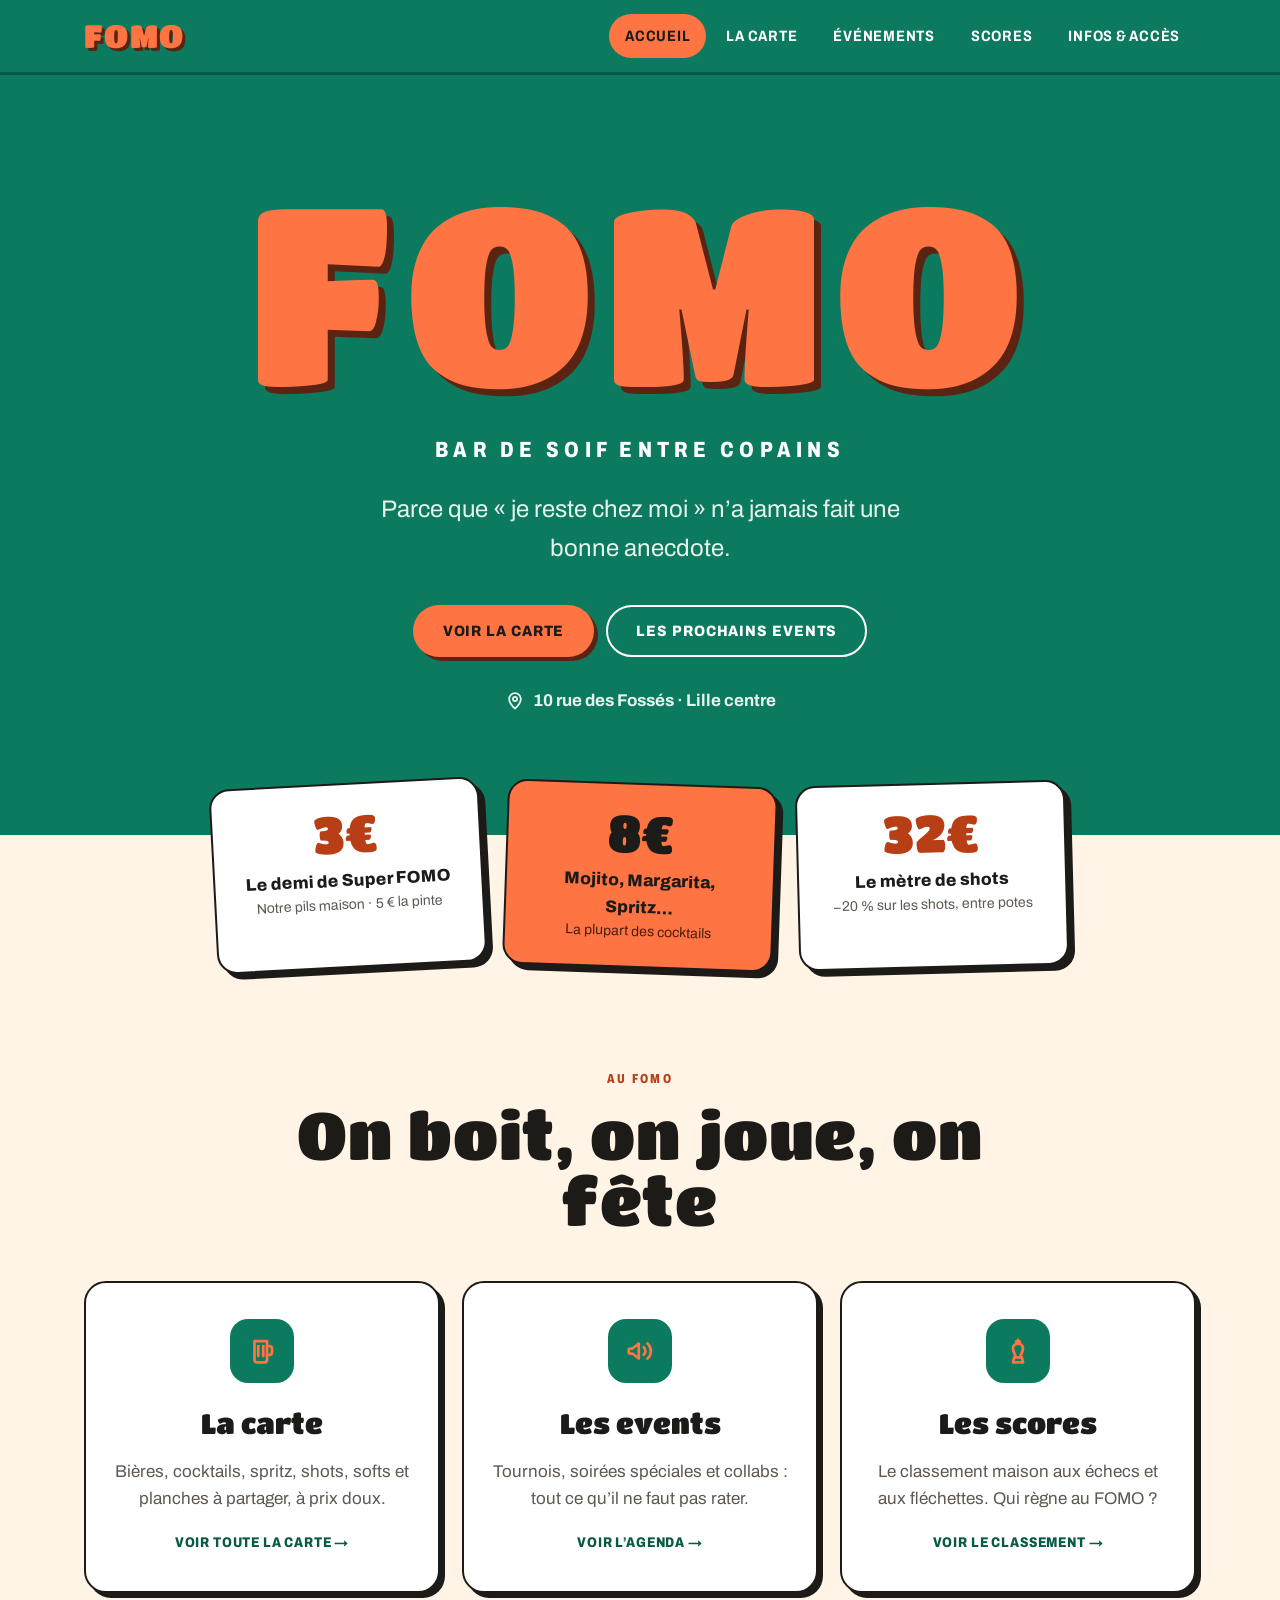
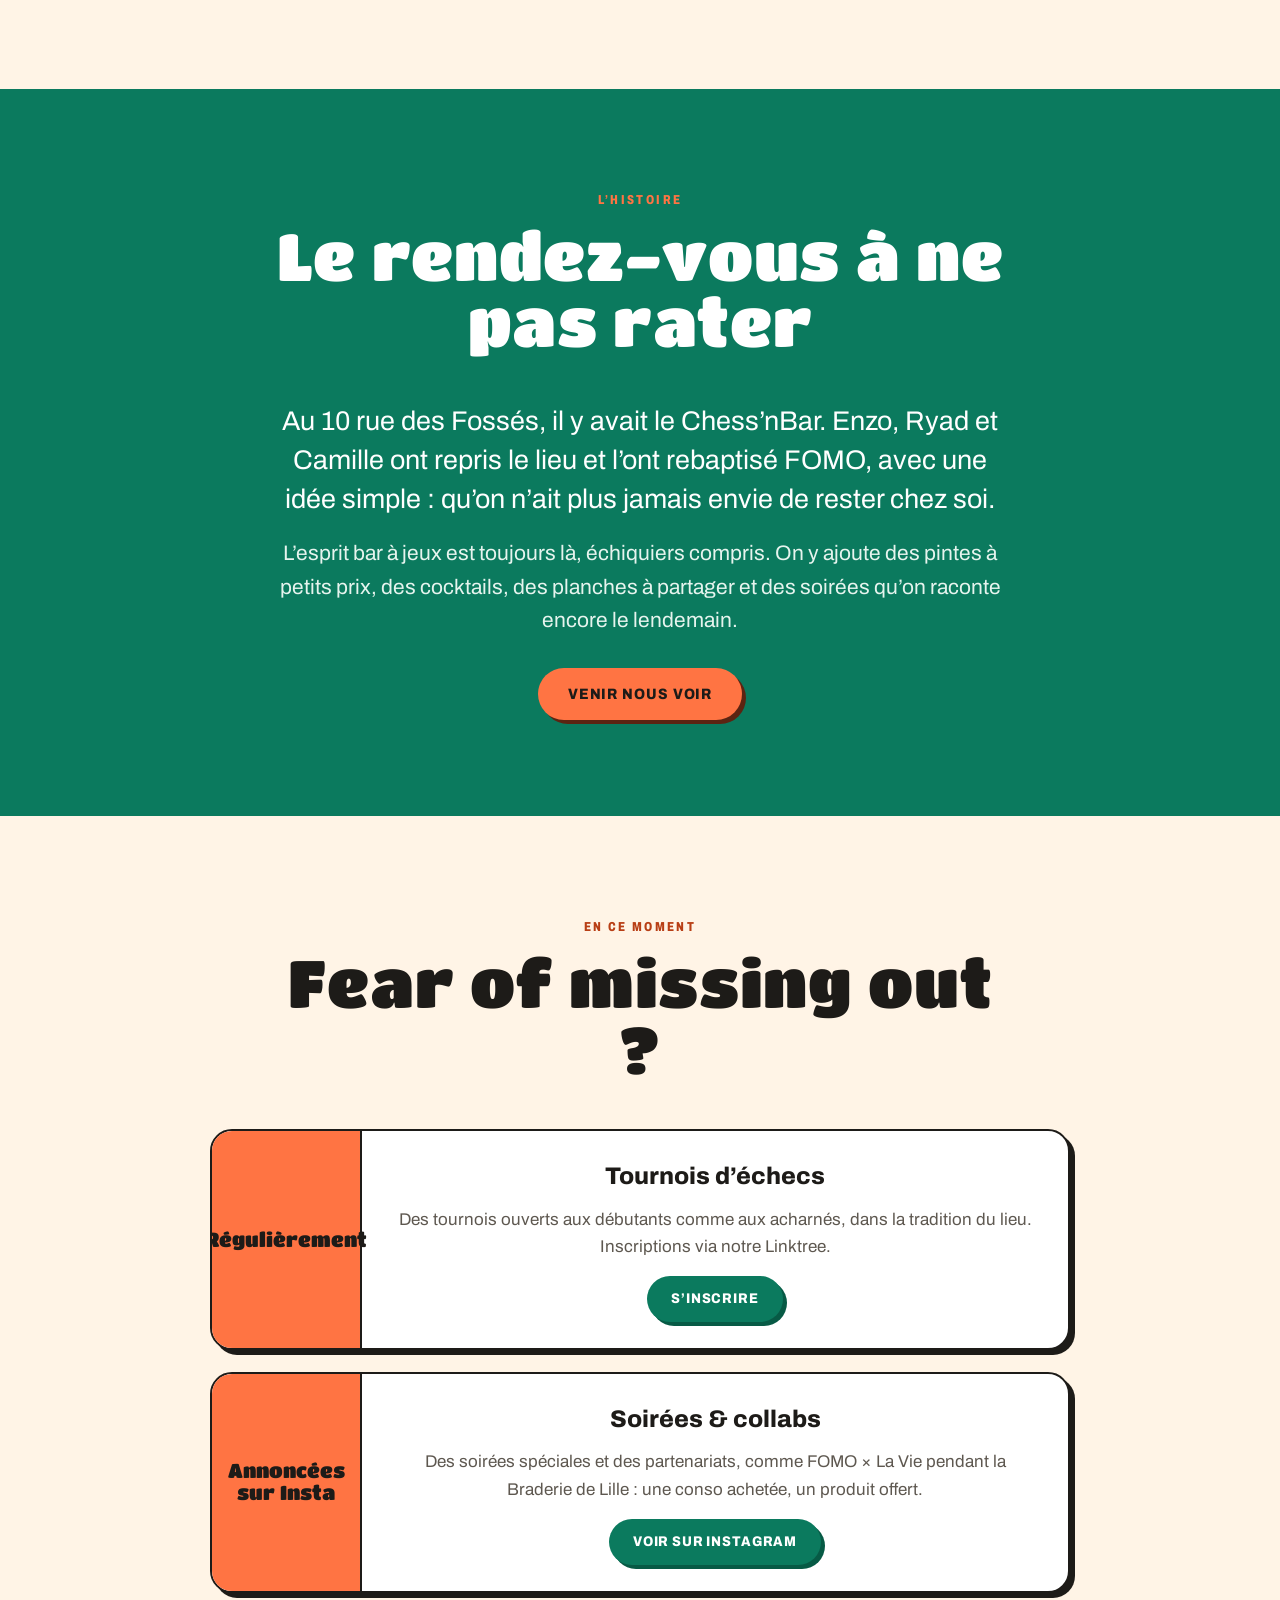
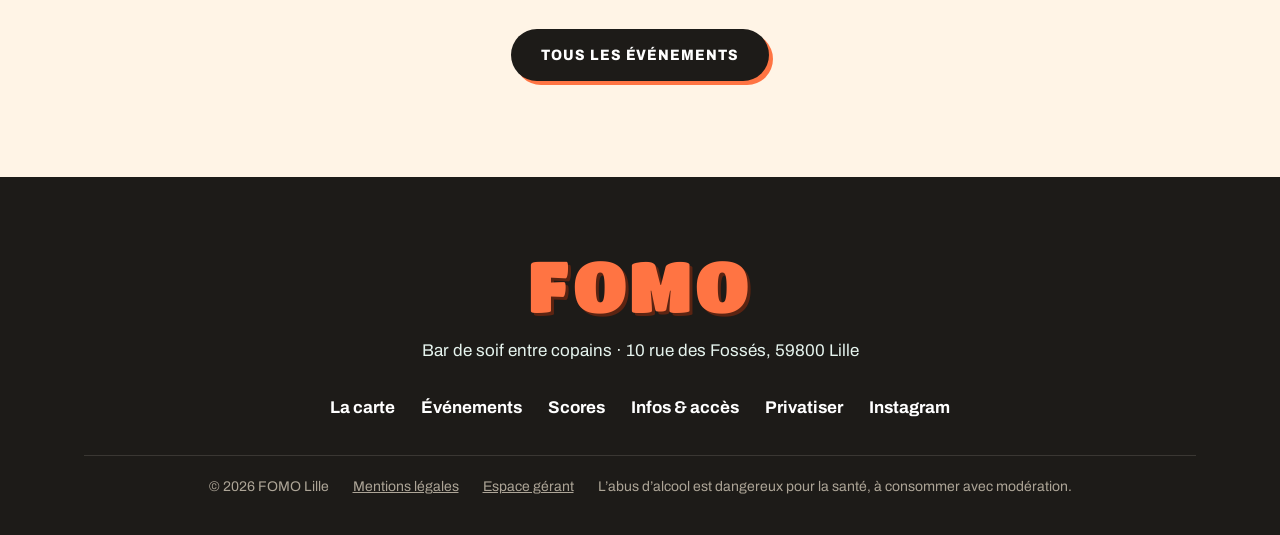
<file: index.html>
<!DOCTYPE html>
<html lang="fr">
<head>
<meta charset="utf-8">
<meta name="viewport" content="width=device-width, initial-scale=1">
<title>FOMO — Bar de soif entre copains · Lille</title>
<meta name="description" content="FOMO, bar de soif entre copains au 10 rue des Fossés à Lille : pintes à petits prix, cocktails, planches, échecs, fléchettes et soirées.">
<meta name="theme-color" content="#0B7A5E">
<script>document.documentElement.classList.add('js')</script>
<link rel="canonical" href="https://adamselosse0.github.io/fomo-lille/">
<meta property="og:type" content="website">
<meta property="og:locale" content="fr_FR">
<meta property="og:site_name" content="FOMO Lille">
<meta property="og:title" content="FOMO — Bar de soif entre copains · Lille">
<meta property="og:description" content="FOMO, bar de soif entre copains au 10 rue des Fossés à Lille : pintes à petits prix, cocktails, planches, échecs, fléchettes et soirées.">
<meta property="og:url" content="https://adamselosse0.github.io/fomo-lille/">
<meta name="twitter:card" content="summary">
<link rel="icon" href="data:image/svg+xml,%3Csvg xmlns='http://www.w3.org/2000/svg' viewBox='0 0 64 64'%3E%3Crect width='64' height='64' rx='14' fill='%230B7A5E'/%3E%3Ctext x='32' y='45' font-family='Arial Black,Arial' font-weight='900' font-size='38' text-anchor='middle' fill='%23FF7443'%3EF%3C/text%3E%3C/svg%3E">
<link rel="preconnect" href="https://fonts.googleapis.com">
<link rel="preconnect" href="https://fonts.gstatic.com" crossorigin>
<link rel="preconnect" href="https://eogckjhxuxbdflkrcmev.supabase.co" crossorigin>
<link rel="stylesheet" href="https://fonts.googleapis.com/css2?family=Titan+One&family=Archivo:wdth,wght@62..125,400..800&display=swap">
<link rel="stylesheet" href="assets/css/site.css?v=5">
<script type="speculationrules">{"prefetch":[{"source":"document","where":{"selector_matches":".nav-links a, .foot-nav a, .tile, .btn"},"eagerness":"moderate"}]}</script>
<script type="application/ld+json">{"@context":"https://schema.org","@type":"BarOrPub","name":"FOMO","slogan":"Bar de soif entre copains","address":{"@type":"PostalAddress","streetAddress":"10 rue des Fossés","postalCode":"59800","addressLocality":"Lille","addressCountry":"FR"},"url":"https://adamselosse0.github.io/fomo-lille/","sameAs":["https://www.instagram.com/fomo.lille/"],"servesCuisine":"Planches apéritives","priceRange":"€"}</script>
</head>
<body data-page="accueil">
<a class="skip" href="#contenu">Aller au contenu</a>
<div class="loader" aria-hidden="true"><div class="word"><span>F</span><span>O</span><span>M</span><span>O</span></div><div class="board"></div></div>
<div class="progress" aria-hidden="true"></div>
<p class="announce" role="status"></p>
<header class="site-header">
  <nav class="wrap nav" aria-label="Navigation principale">
    <a href="index.html" class="brand" aria-label="FOMO, accueil">FOMO</a>
    <button class="burger" type="button" aria-expanded="false" aria-controls="nav-links">Menu</button>
    <ul class="nav-links" id="nav-links">
      <li><a href="index.html" aria-current="page">Accueil</a></li>
      <li><a href="carte.html">La carte</a></li>
      <li><a href="evenements.html">Événements</a></li>
      <li><a href="scores.html">Scores</a></li>
      <li><a href="infos.html">Infos & accès</a></li>
    </ul>
  </nav>
</header>
<main id="contenu">
<section class="home-hero">
  <div class="wrap">
    <h1 class="display">FOMO</h1>
    <p class="tag">Bar de soif entre copains</p>
    <p class="quote">Parce que « je reste chez moi » n’a jamais fait une bonne anecdote.</p>
    <div class="btns">
      <a class="btn btn-coral" href="carte.html">Voir la carte</a>
      <a class="btn btn-line" href="evenements.html">Les prochains events</a>
    </div>
    <p class="addr"><svg width="20" height="20" viewBox="0 0 24 24" fill="none" stroke="currentColor" stroke-width="2.2" stroke-linecap="round" stroke-linejoin="round" aria-hidden="true"><path d="M12 21s-7-6.2-7-11.5A7 7 0 0 1 19 9.5C19 14.8 12 21 12 21z"/><circle cx="12" cy="9.5" r="2.5"/></svg> 10 rue des Fossés · Lille centre</p>
  </div>
</section>
<div class="wrap">
  <div class="stickers" aria-label="Quelques prix de la carte">
    <div class="sticker"><div class="price" id="st-pils">3€</div><p>Le demi de Super FOMO</p><small id="st-pils-sub">Notre pils maison · 5 € la pinte</small></div>
    <div class="sticker"><div class="price" id="st-cocktail">8€</div><p>Mojito, Margarita, Spritz…</p><small>La plupart des cocktails</small></div>
    <div class="sticker"><div class="price" id="st-metre">32€</div><p>Le mètre de shots</p><small>−20 % sur les shots, entre potes</small></div>
  </div>
</div>

<section class="section" aria-labelledby="h-tiles">
  <div class="wrap">
    <div class="section-head">
      <span class="label kicker">Au FOMO</span>
      <h2 class="display" id="h-tiles">On boit, on joue, on fête</h2>
    </div>
    <div class="grid-3 tiles">
      <a class="card tile reveal" href="carte.html"><span class="ico"><svg width="30" height="30" viewBox="0 0 24 24" fill="none" stroke="currentColor" stroke-width="2.2" stroke-linecap="round" stroke-linejoin="round" aria-hidden="true"><path d="M6 4h10v15a2 2 0 0 1-2 2H8a2 2 0 0 1-2-2z"/><path d="M16 8h2a2 2 0 0 1 2 2v3a2 2 0 0 1-2 2h-2"/><path d="M9 8v8M13 8v8"/></svg></span><h3>La carte</h3><p>Bières, cocktails, spritz, shots, softs et planches à partager, à prix doux.</p><span class="go">Voir toute la carte →</span></a>
      <a class="card tile reveal" href="evenements.html"><span class="ico"><svg width="30" height="30" viewBox="0 0 24 24" fill="none" stroke="currentColor" stroke-width="2.2" stroke-linecap="round" stroke-linejoin="round" aria-hidden="true"><path d="M3 11v2a1 1 0 0 0 1 1h2l5 4V6L6 10H4a1 1 0 0 0-1 1z"/><path d="M15 9a4 4 0 0 1 0 6M18 6a8 8 0 0 1 0 12"/></svg></span><h3>Les events</h3><p>Tournois, soirées spéciales et collabs : tout ce qu’il ne faut pas rater.</p><span class="go">Voir l’agenda →</span></a>
      <a class="card tile reveal" href="scores.html"><span class="ico"><svg width="30" height="30" viewBox="0 0 24 24" fill="none" stroke="currentColor" stroke-width="2.2" stroke-linecap="round" stroke-linejoin="round" aria-hidden="true"><path d="M8 21h8M9 17h6l1 4H8z"/><path d="M10 17c0-3-2-4-2-7a4 4 0 0 1 8 0c0 3-2 4-2 7"/><path d="M12 3v3M10.5 4.5h3"/></svg></span><h3>Les scores</h3><p>Le classement maison aux échecs et aux fléchettes. Qui règne au FOMO ?</p><span class="go">Voir le classement →</span></a>
    </div>
  </div>
</section>

<section class="section teal" aria-labelledby="h-story">
  <div class="wrap">
    <div class="section-head">
      <span class="label kicker">L’histoire</span>
      <h2 class="display" id="h-story">Le rendez-vous à ne pas rater</h2>
    </div>
    <div class="story reveal">
      <p class="lead">Au 10 rue des Fossés, il y avait le Chess’nBar. Enzo, Ryad et Camille ont repris le lieu et l’ont rebaptisé FOMO, avec une idée simple : qu’on n’ait plus jamais envie de rester chez soi.</p>
      <p>L’esprit bar à jeux est toujours là, échiquiers compris. On y ajoute des pintes à petits prix, des cocktails, des planches à partager et des soirées qu’on raconte encore le lendemain.</p>
      <div class="btns" style="margin-top:30px"><a class="btn btn-coral" href="infos.html">Venir nous voir</a></div>
    </div>
  </div>
</section>

<section class="section" aria-labelledby="h-next">
  <div class="wrap">
    <div class="section-head">
      <span class="label kicker">En ce moment</span>
      <h2 class="display" id="h-next">Fear of missing out ?</h2>
    </div>
    <div class="ev-list" id="next-events"><div class="sk" style="height:150px"></div><div class="sk" style="height:150px"></div></div>
    <div class="btns" style="margin-top:36px"><a class="btn btn-ink" href="evenements.html">Tous les événements</a></div>
  </div>
</section>
</main>
<footer class="site-footer">
  <div class="wrap">
    <a href="index.html" class="brand">FOMO</a>
    <p class="tagline">Bar de soif entre copains · 10 rue des Fossés, 59800 Lille</p>
    <nav class="foot-nav" aria-label="Pied de page">
      <a href="carte.html">La carte</a>
      <a href="evenements.html">Événements</a>
      <a href="scores.html">Scores</a>
      <a href="infos.html">Infos &amp; accès</a>
      <a href="infos.html#privatiser">Privatiser</a>
      <a href="https://www.instagram.com/fomo.lille/">Instagram</a>
    </nav>
    <div class="fine">
      <span>© 2026 FOMO Lille</span>
      <a href="mentions-legales.html">Mentions légales</a>
      <a href="admin.html" rel="nofollow">Espace gérant</a>
      <span>L’abus d’alcool est dangereux pour la santé, à consommer avec modération.</span>
    </div>
  </div>
</footer>
<script src="assets/js/config.js?v=5"></script>
<script src="assets/js/site.js?v=5" defer></script>
</body>
</html>
</file>
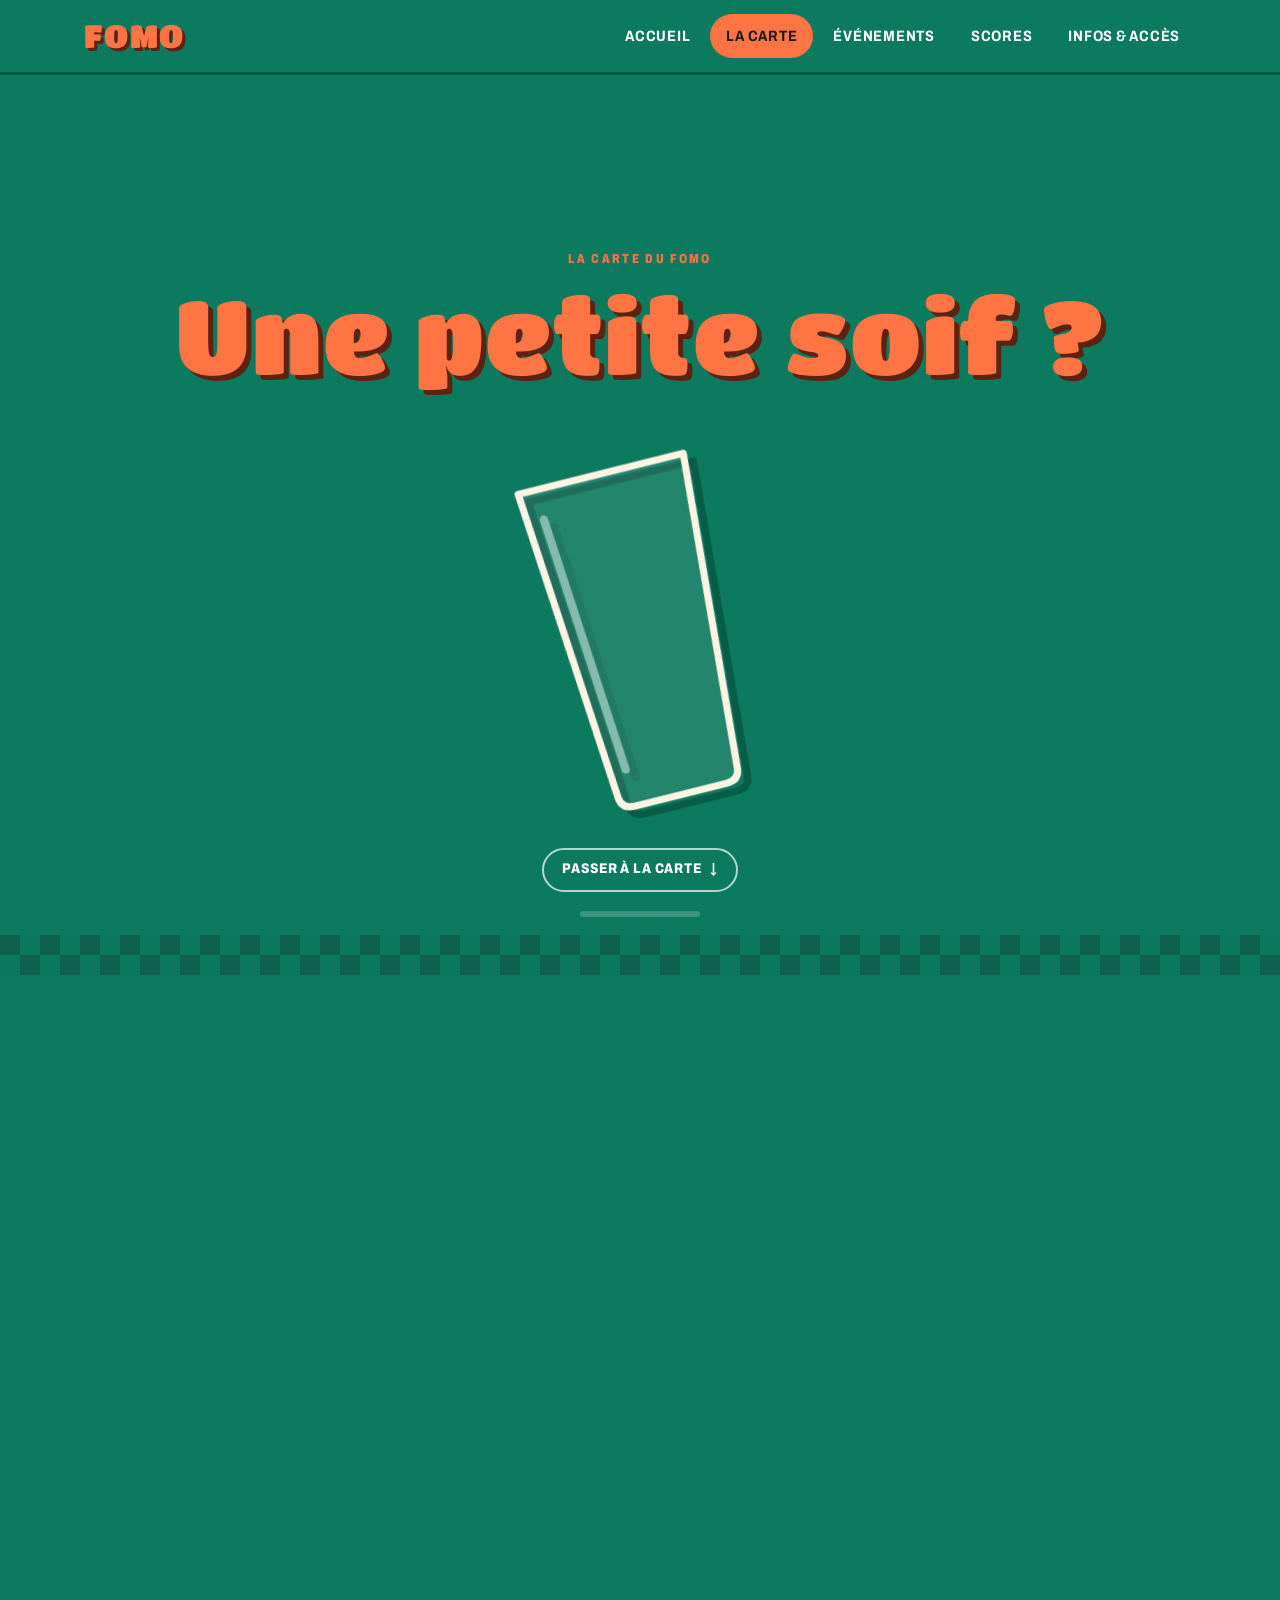
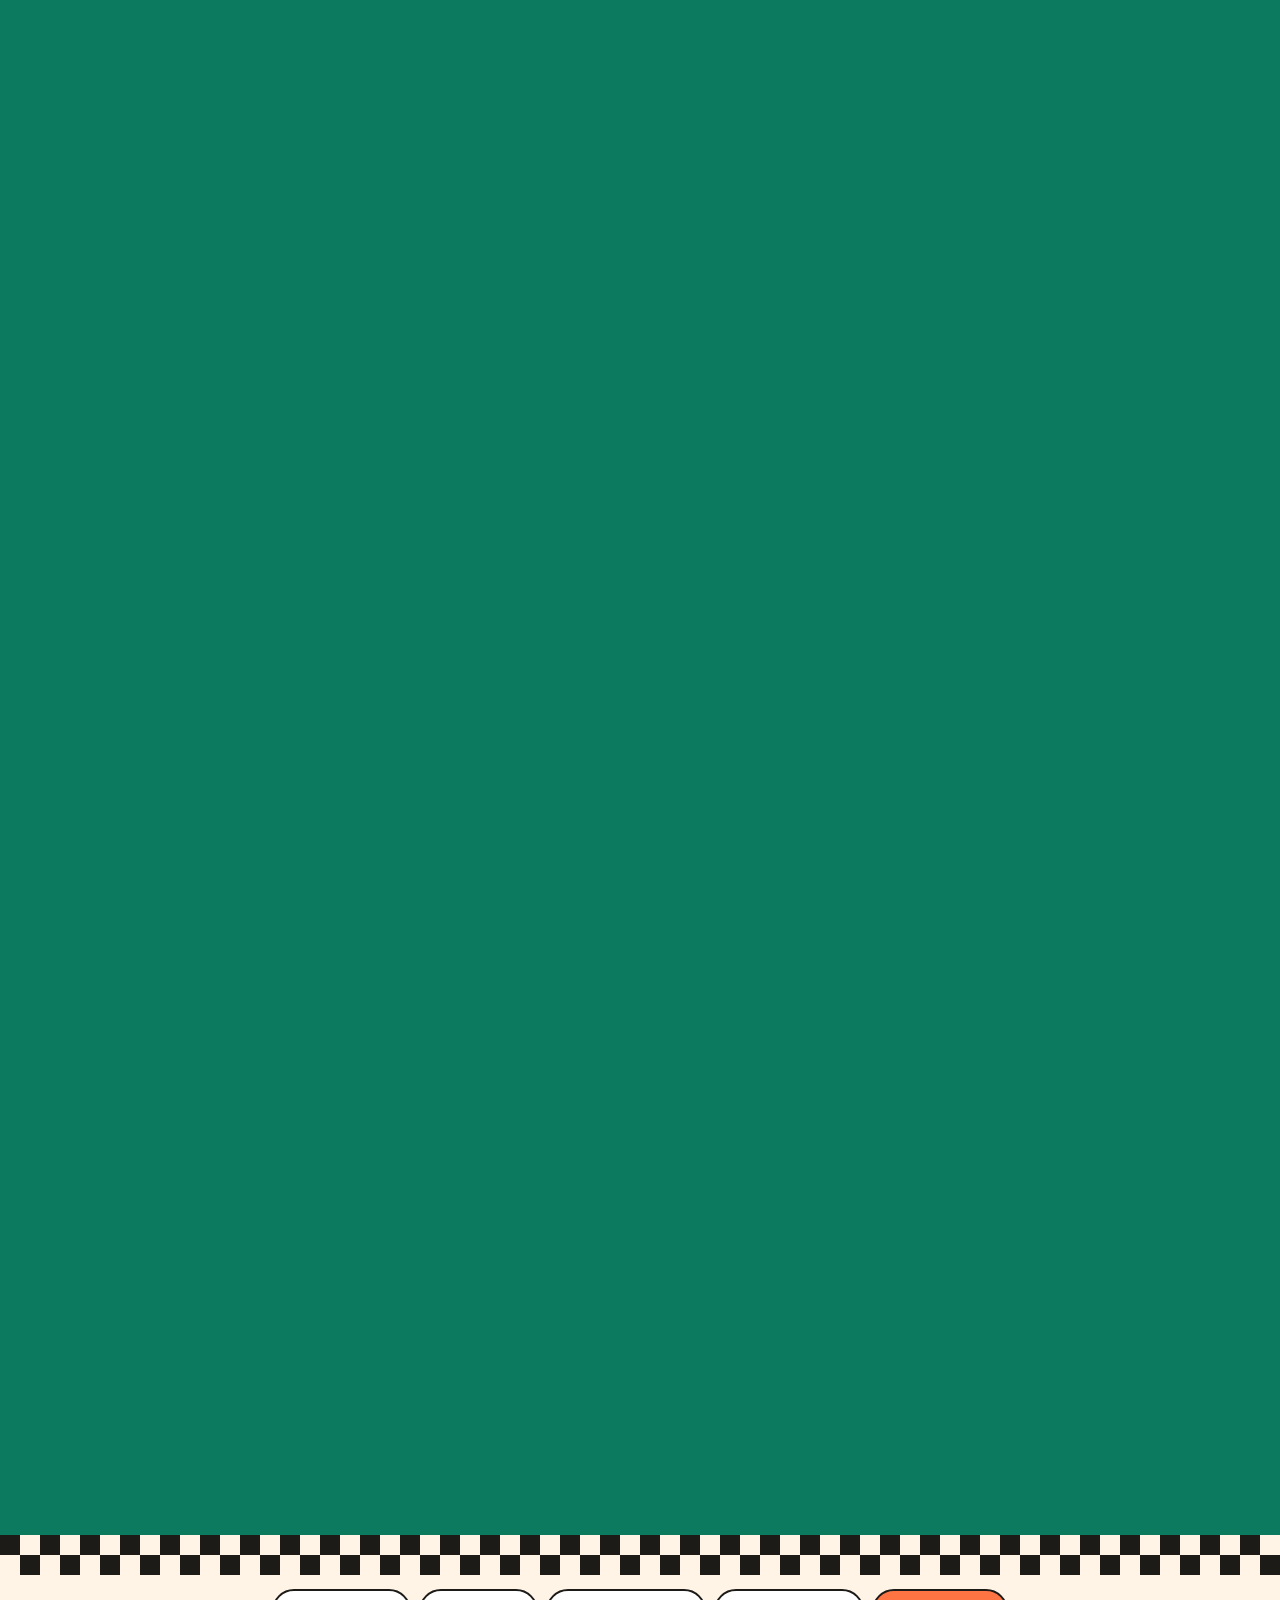
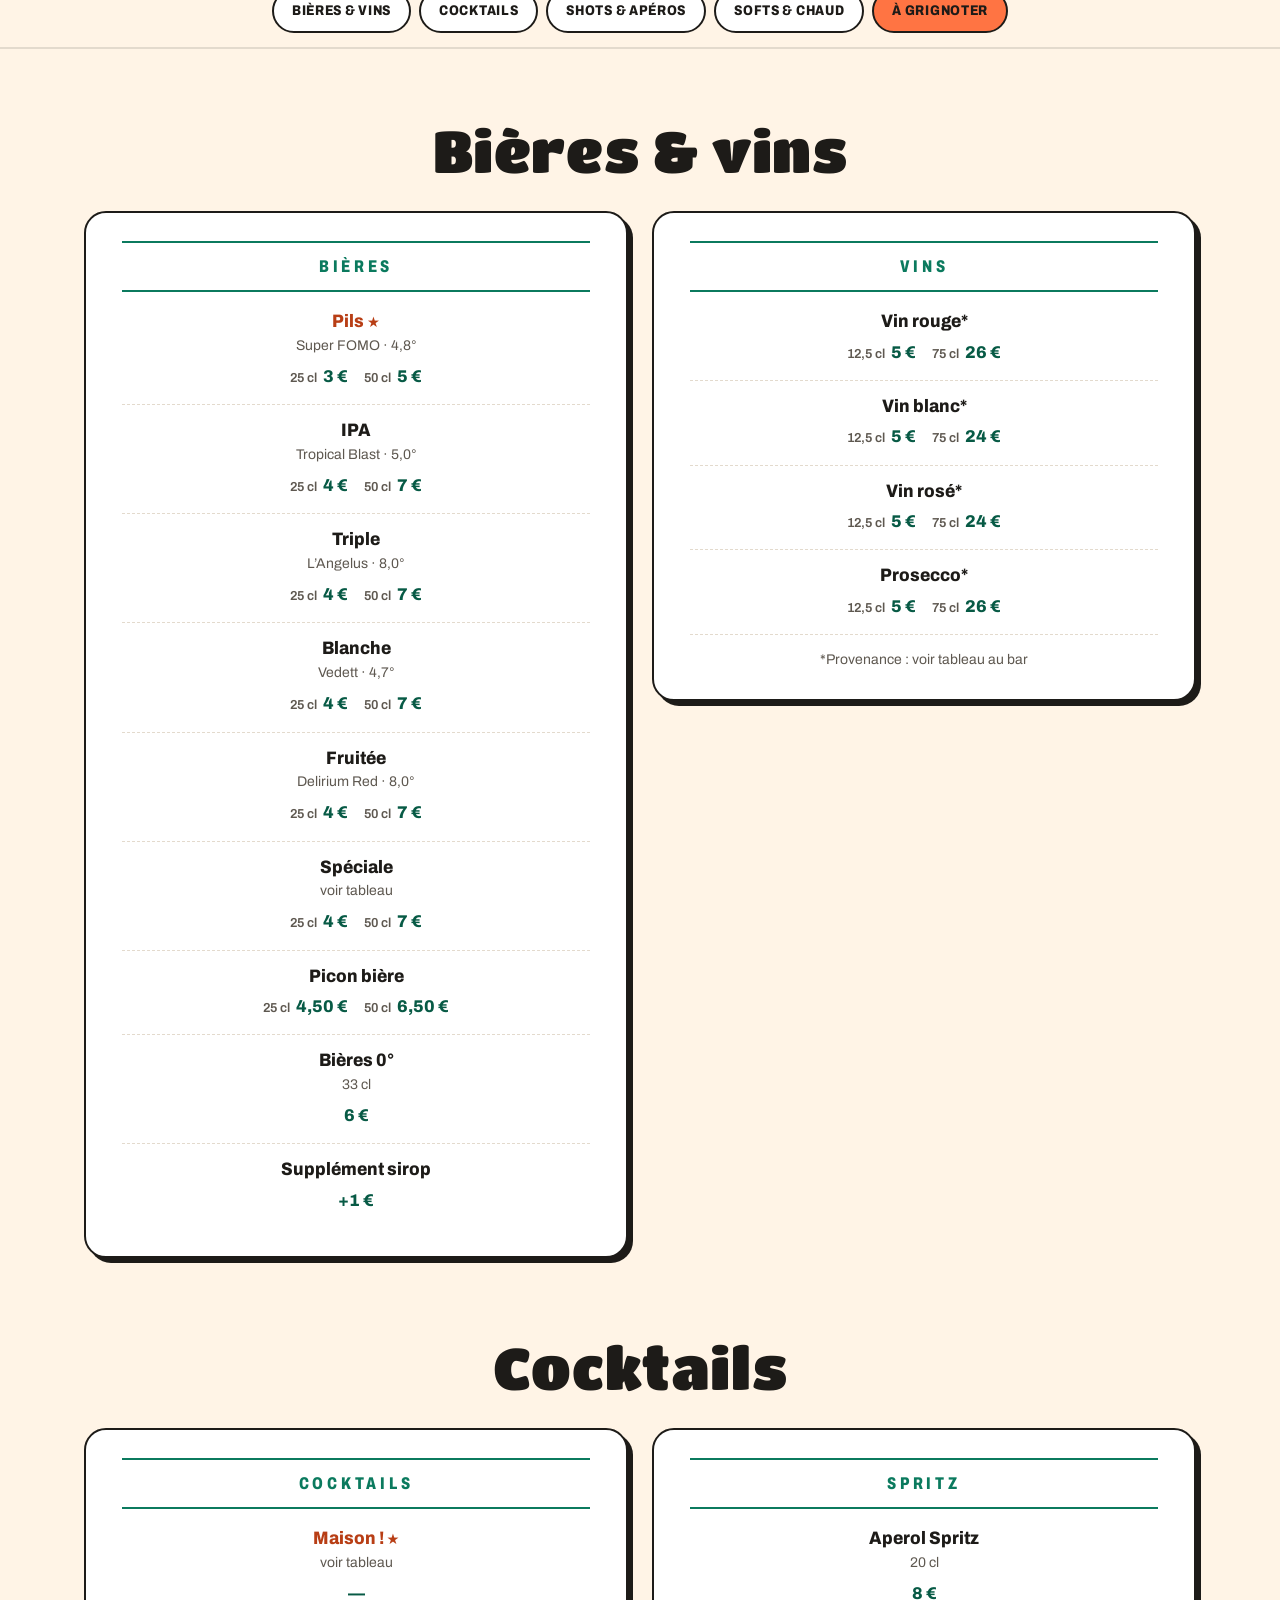
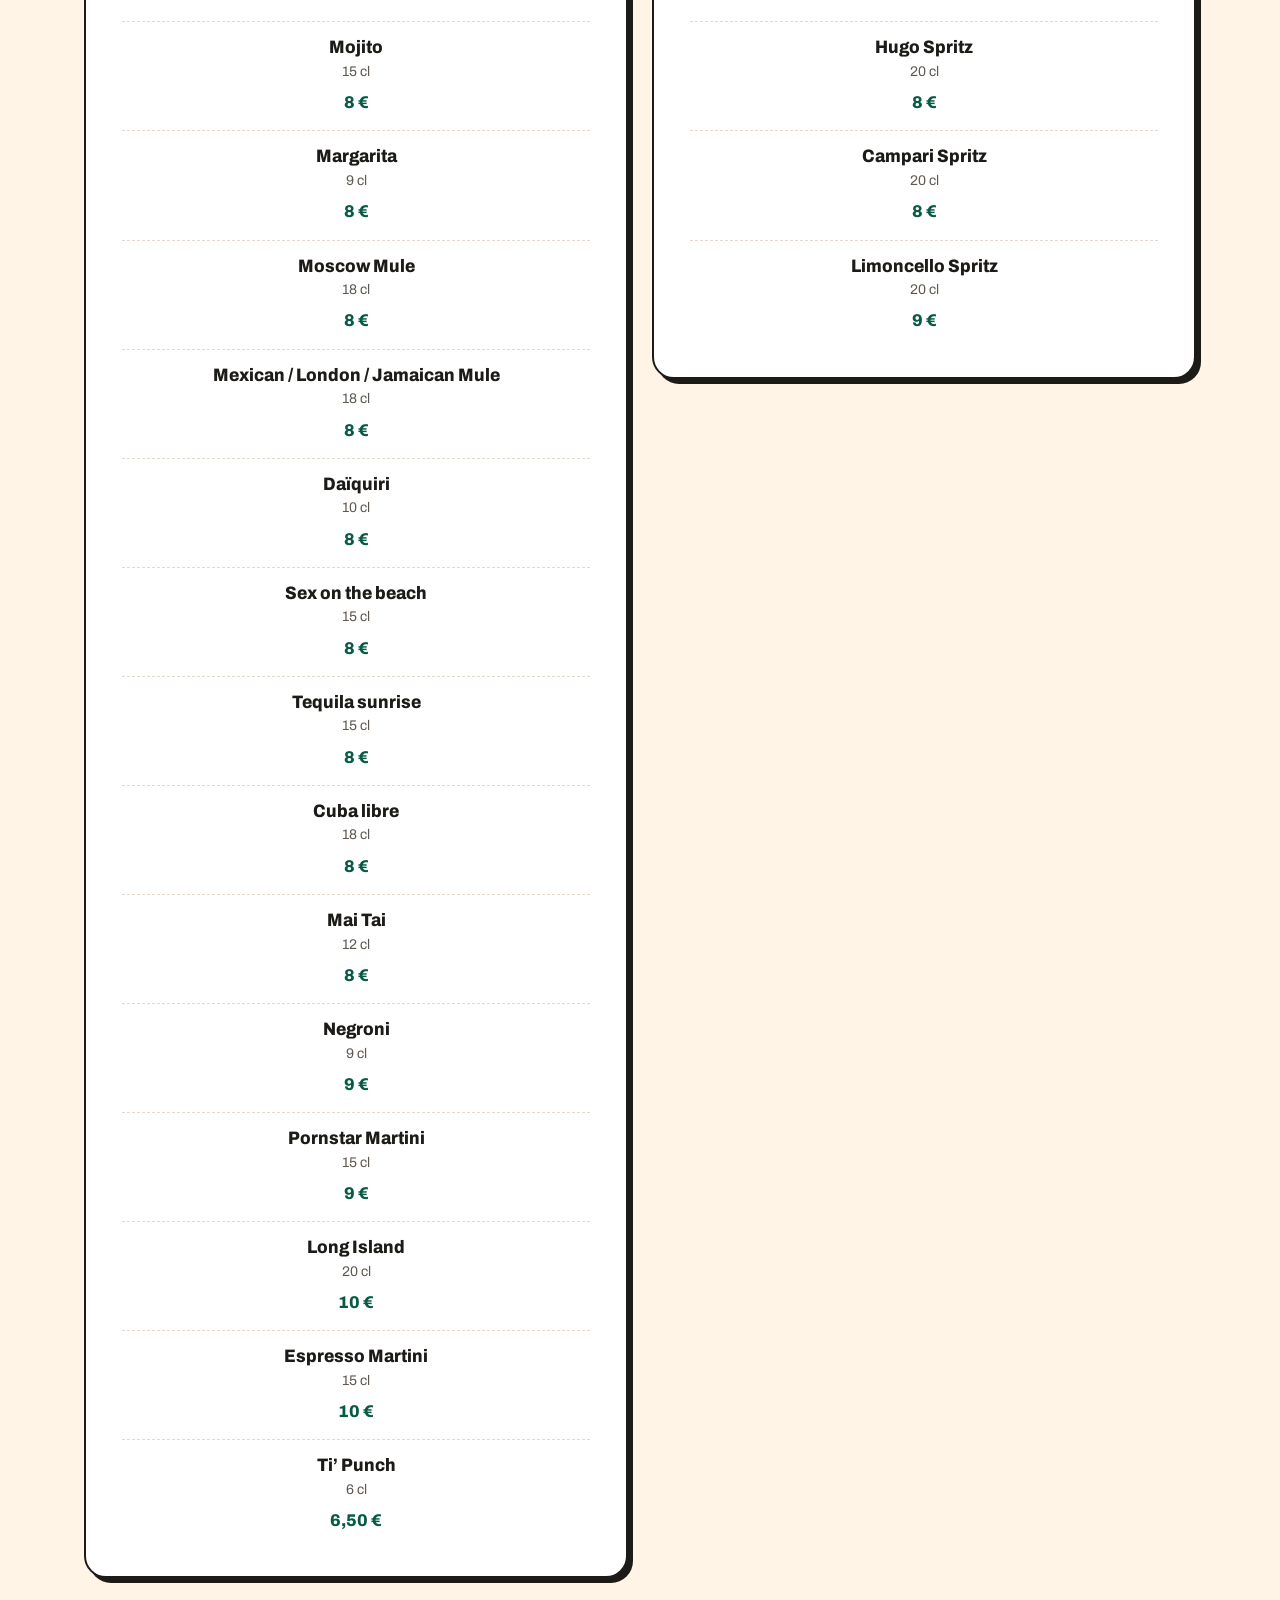
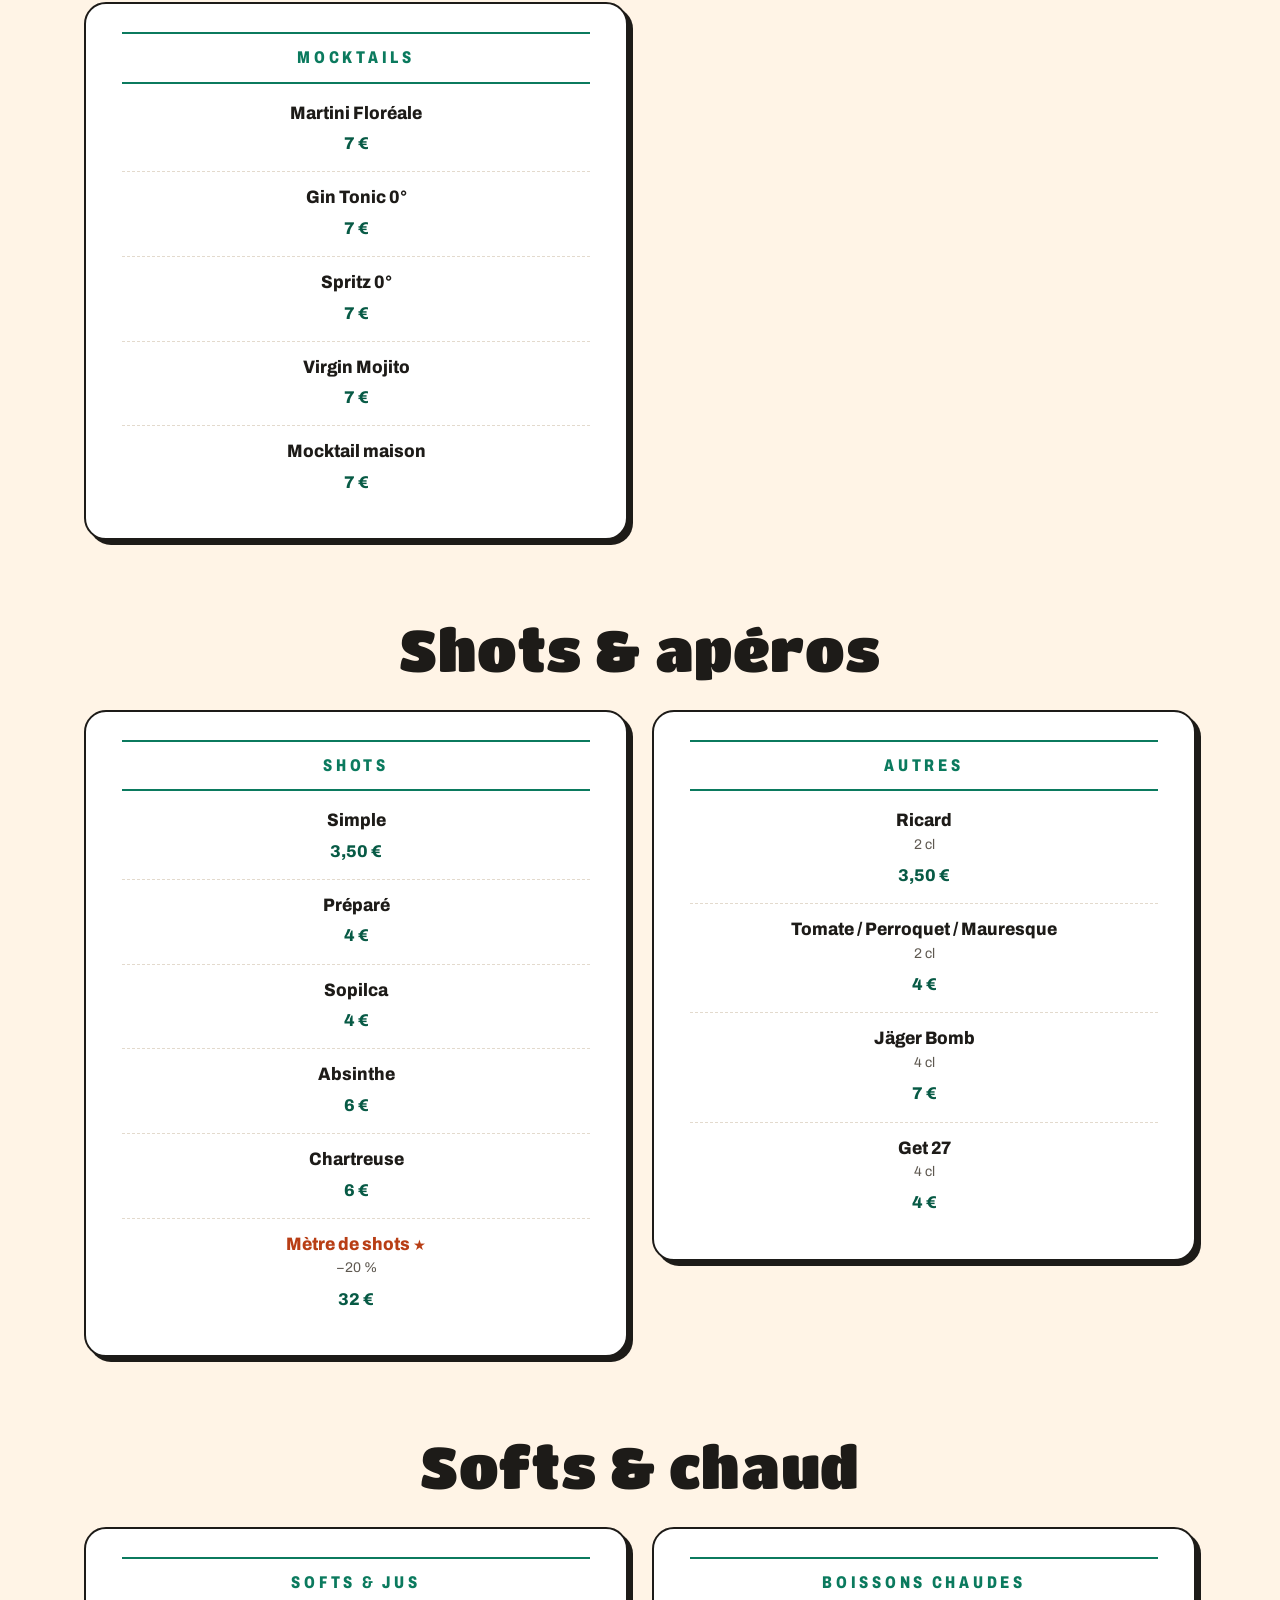
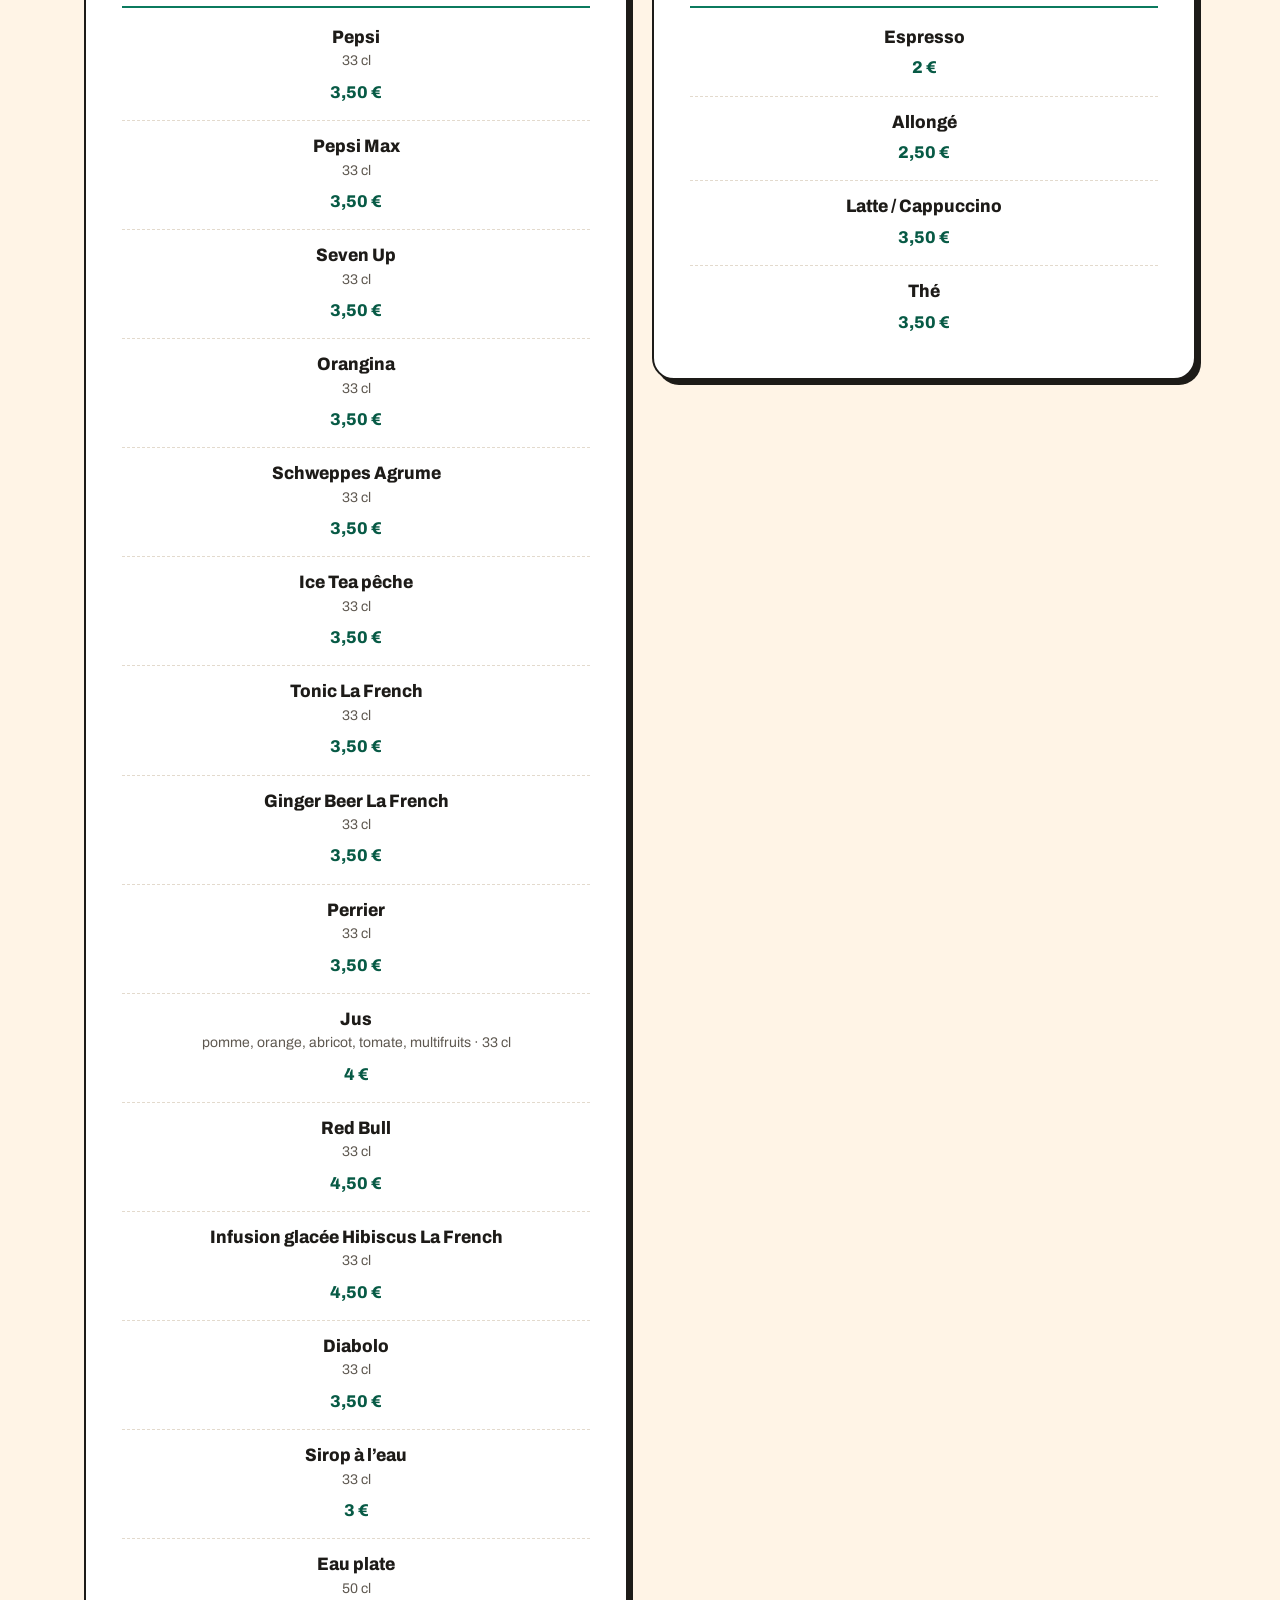
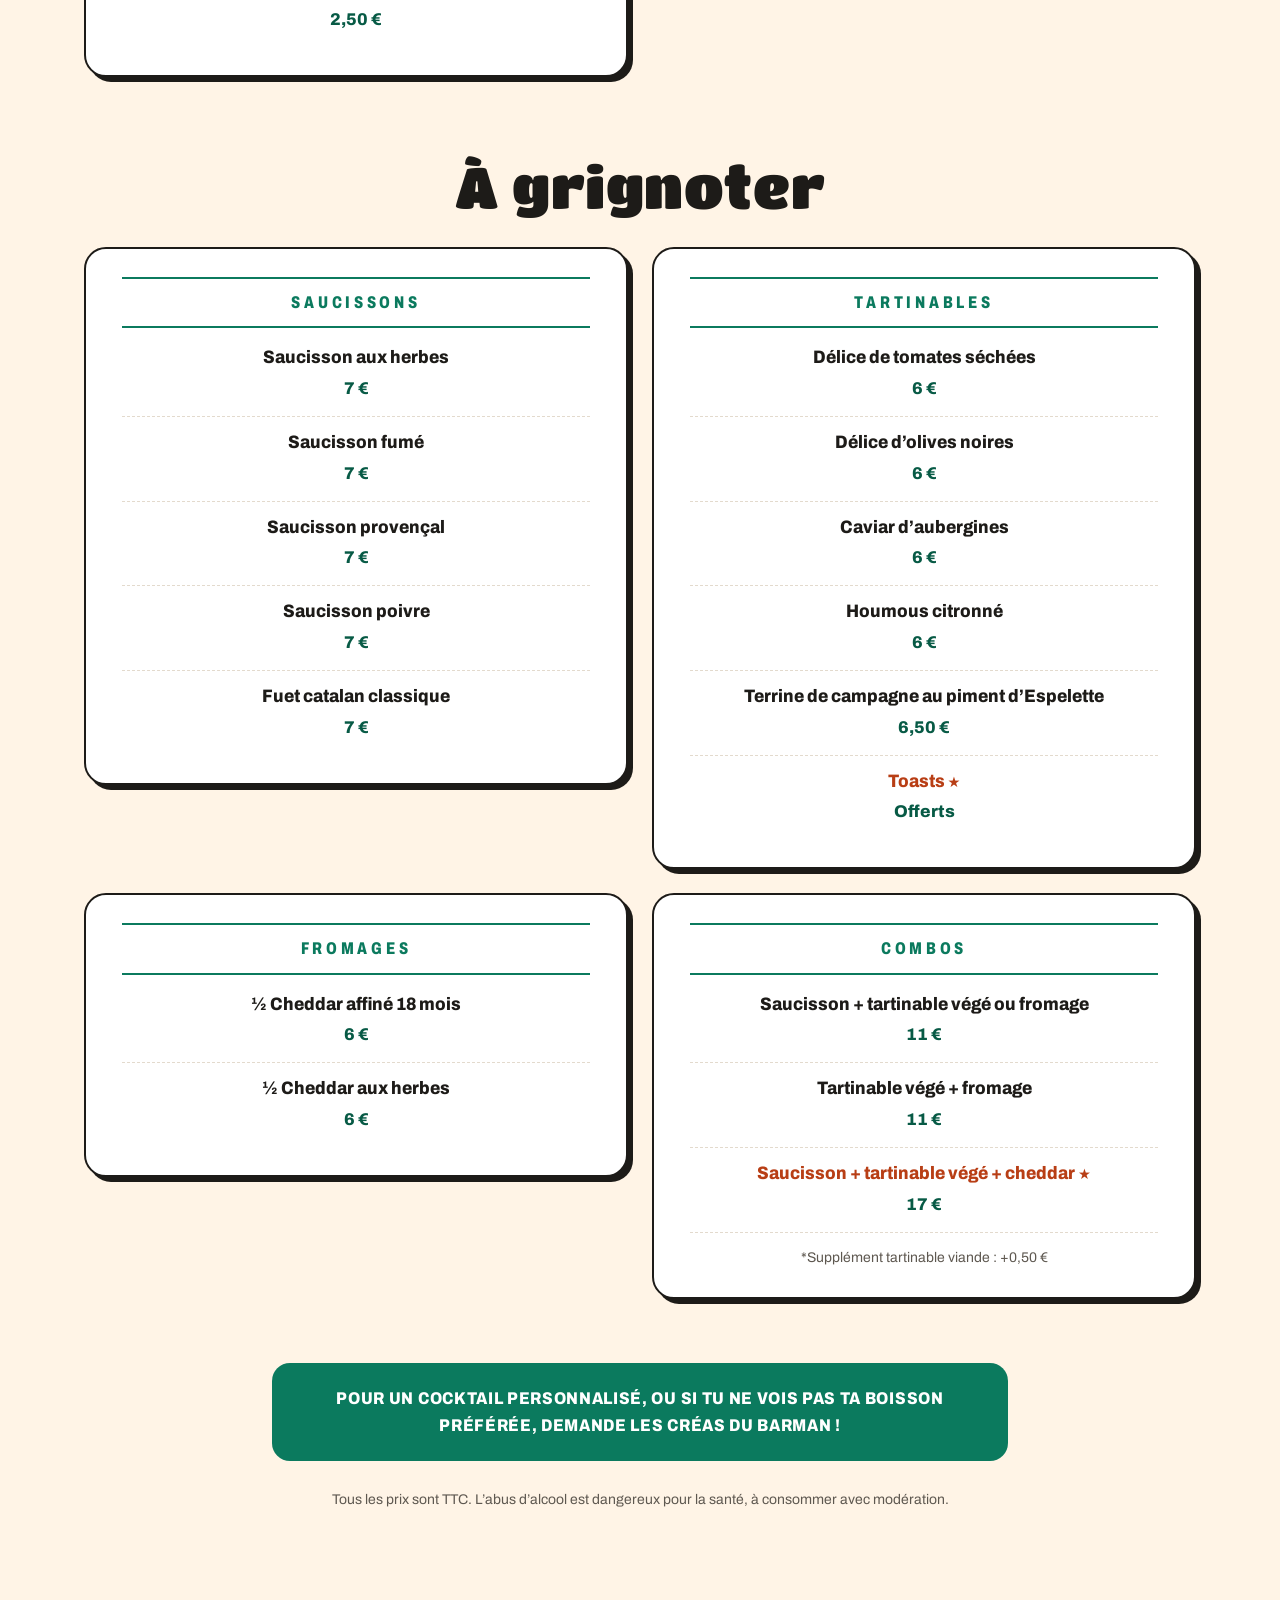
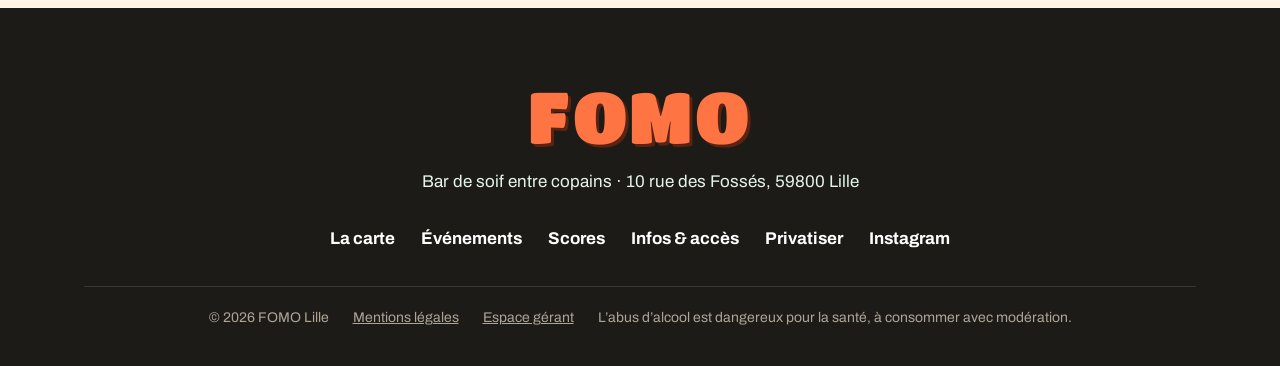
<file: carte.html>
<!DOCTYPE html>
<html lang="fr">
<head>
<meta charset="utf-8">
<meta name="viewport" content="width=device-width, initial-scale=1">
<title>La carte — FOMO · Bar à Lille</title>
<meta name="description" content="La carte complète du FOMO à Lille : bières dont la Super FOMO à 3 €, vins, cocktails, spritz, mocktails, shots, softs et planches apéritives.">
<meta name="theme-color" content="#0B7A5E">
<script>document.documentElement.classList.add('js')</script>
<link rel="canonical" href="https://adamselosse0.github.io/fomo-lille/carte.html">
<meta property="og:type" content="website">
<meta property="og:locale" content="fr_FR">
<meta property="og:site_name" content="FOMO Lille">
<meta property="og:title" content="La carte — FOMO · Bar à Lille">
<meta property="og:description" content="La carte complète du FOMO à Lille : bières dont la Super FOMO à 3 €, vins, cocktails, spritz, mocktails, shots, softs et planches apéritives.">
<meta property="og:url" content="https://adamselosse0.github.io/fomo-lille/carte.html">
<meta name="twitter:card" content="summary">
<link rel="icon" href="data:image/svg+xml,%3Csvg xmlns='http://www.w3.org/2000/svg' viewBox='0 0 64 64'%3E%3Crect width='64' height='64' rx='14' fill='%230B7A5E'/%3E%3Ctext x='32' y='45' font-family='Arial Black,Arial' font-weight='900' font-size='38' text-anchor='middle' fill='%23FF7443'%3EF%3C/text%3E%3C/svg%3E">
<link rel="preconnect" href="https://fonts.googleapis.com">
<link rel="preconnect" href="https://fonts.gstatic.com" crossorigin>
<link rel="preconnect" href="https://eogckjhxuxbdflkrcmev.supabase.co" crossorigin>
<link rel="stylesheet" href="https://fonts.googleapis.com/css2?family=Titan+One&family=Archivo:wdth,wght@62..125,400..800&display=swap">
<link rel="stylesheet" href="assets/css/site.css?v=5">
<script type="speculationrules">{"prefetch":[{"source":"document","where":{"selector_matches":".nav-links a, .foot-nav a, .tile, .btn"},"eagerness":"moderate"}]}</script>
</head>
<body data-page="carte">
<a class="skip" href="#contenu">Aller au contenu</a>
<div class="loader" aria-hidden="true"><div class="word"><span>F</span><span>O</span><span>M</span><span>O</span></div><div class="board"></div></div>
<div class="progress" aria-hidden="true"></div>
<p class="announce" role="status"></p>
<header class="site-header">
  <nav class="wrap nav" aria-label="Navigation principale">
    <a href="index.html" class="brand" aria-label="FOMO, accueil">FOMO</a>
    <button class="burger" type="button" aria-expanded="false" aria-controls="nav-links">Menu</button>
    <ul class="nav-links" id="nav-links">
      <li><a href="index.html">Accueil</a></li>
      <li><a href="carte.html" aria-current="page">La carte</a></li>
      <li><a href="evenements.html">Événements</a></li>
      <li><a href="scores.html">Scores</a></li>
      <li><a href="infos.html">Infos & accès</a></li>
    </ul>
  </nav>
</header>
<main id="contenu">
<section class="pour" id="pour" aria-labelledby="pour-t">
  <div class="pour-stage">
    <div class="pour-lines" aria-live="off">
      <div class="pour-line on"><span class="label">La carte du FOMO</span><h1 class="display" id="pour-t">Une petite soif&nbsp;?</h1></div>
      <div class="pour-line"><span class="label">Notre pils maison</span><p class="display">La Super FOMO</p><p class="sub"><span id="pour-pils">3 €</span> le demi</p></div>
      <div class="pour-line"><span class="label">Mojito, Margarita, Spritz…</span><p class="display">Des cocktails</p><p class="sub">dès <span id="pour-cocktail">8 €</span></p></div>
      <div class="pour-line"><span class="label">Saucissons, tartinables, cheddar</span><p class="display">De quoi grignoter</p><p class="sub">dès <span id="pour-food">6 €</span></p></div>
      <div class="pour-line"><span class="label">Bières, vins, cocktails, softs, planches</span><p class="display">Toute la carte</p><p class="sub">juste en dessous</p></div>
    </div>
    <div class="glass-wrap" aria-hidden="true">
      <svg class="glass" viewBox="0 0 200 320" width="200" height="320">
        <defs>
          <clipPath id="glass-clip"><path d="M28 22 H172 L152 292 Q151 302 140 302 H60 Q49 302 48 292 Z"/></clipPath>
          <linearGradient id="beer-g" x1="0" x2="0" y1="0" y2="1"><stop offset="0" stop-color="#FFC24B"/><stop offset="1" stop-color="#E8901C"/></linearGradient>
        </defs>
        <rect class="stream" x="94" y="-40" width="12" height="0" rx="6" fill="#FFC24B"/>
        <g clip-path="url(#glass-clip)">
          <rect x="0" y="0" width="200" height="320" fill="rgba(255,255,255,.10)"/>
          <rect class="beer" x="0" y="302" width="200" height="320" fill="url(#beer-g)"/>
          <g class="bubbles" fill="rgba(255,255,255,.75)">
            <circle cx="70" cy="290" r="3"/><circle cx="96" cy="290" r="2"/><circle cx="118" cy="290" r="3.5"/><circle cx="140" cy="290" r="2"/><circle cx="84" cy="290" r="2.5"/><circle cx="128" cy="290" r="2"/>
          </g>
          <g class="foam" fill="#FFF8EC"><rect x="0" y="0" width="200" height="0"/></g>
        </g>
        <g class="foam-top" fill="#FFF8EC"><circle cx="46" cy="24" r="16"/><circle cx="74" cy="16" r="20"/><circle cx="106" cy="13" r="22"/><circle cx="138" cy="17" r="20"/><circle cx="162" cy="25" r="15"/></g>
        <path d="M28 22 H172 L152 292 Q151 302 140 302 H60 Q49 302 48 292 Z" fill="none" stroke="#FFF4E6" stroke-width="6" stroke-linejoin="round"/>
        <path d="M44 48 L60 270" stroke="rgba(255,255,255,.45)" stroke-width="7" stroke-linecap="round"/>
      </svg>
    </div>
    <a class="pour-skip" href="#carte-debut">Passer à la carte <span aria-hidden="true">↓</span></a>
    <div class="pour-bar" aria-hidden="true"><span></span></div>
  </div>
</section>
<div class="checker" aria-hidden="true" id="carte-debut"></div>
<nav class="chips" aria-label="Rubriques de la carte"><div class="wrap chips-inner" id="chips"></div></nav>
<div class="wrap" style="padding-bottom:96px">
  <div id="menu"><div class="family"><div class="menu-grid"><div class="sk" style="height:320px"></div><div class="sk" style="height:320px"></div><div class="sk" style="height:320px"></div><div class="sk" style="height:320px"></div></div></div></div>
  <p class="legal-line">Tous les prix sont TTC. L’abus d’alcool est dangereux pour la santé, à consommer avec modération.</p>
</div>
</main>
<footer class="site-footer">
  <div class="wrap">
    <a href="index.html" class="brand">FOMO</a>
    <p class="tagline">Bar de soif entre copains · 10 rue des Fossés, 59800 Lille</p>
    <nav class="foot-nav" aria-label="Pied de page">
      <a href="carte.html">La carte</a>
      <a href="evenements.html">Événements</a>
      <a href="scores.html">Scores</a>
      <a href="infos.html">Infos &amp; accès</a>
      <a href="infos.html#privatiser">Privatiser</a>
      <a href="https://www.instagram.com/fomo.lille/">Instagram</a>
    </nav>
    <div class="fine">
      <span>© 2026 FOMO Lille</span>
      <a href="mentions-legales.html">Mentions légales</a>
      <a href="admin.html" rel="nofollow">Espace gérant</a>
      <span>L’abus d’alcool est dangereux pour la santé, à consommer avec modération.</span>
    </div>
  </div>
</footer>
<script src="assets/js/config.js?v=5"></script>
<script src="assets/js/site.js?v=5" defer></script>
</body>
</html>
</file>
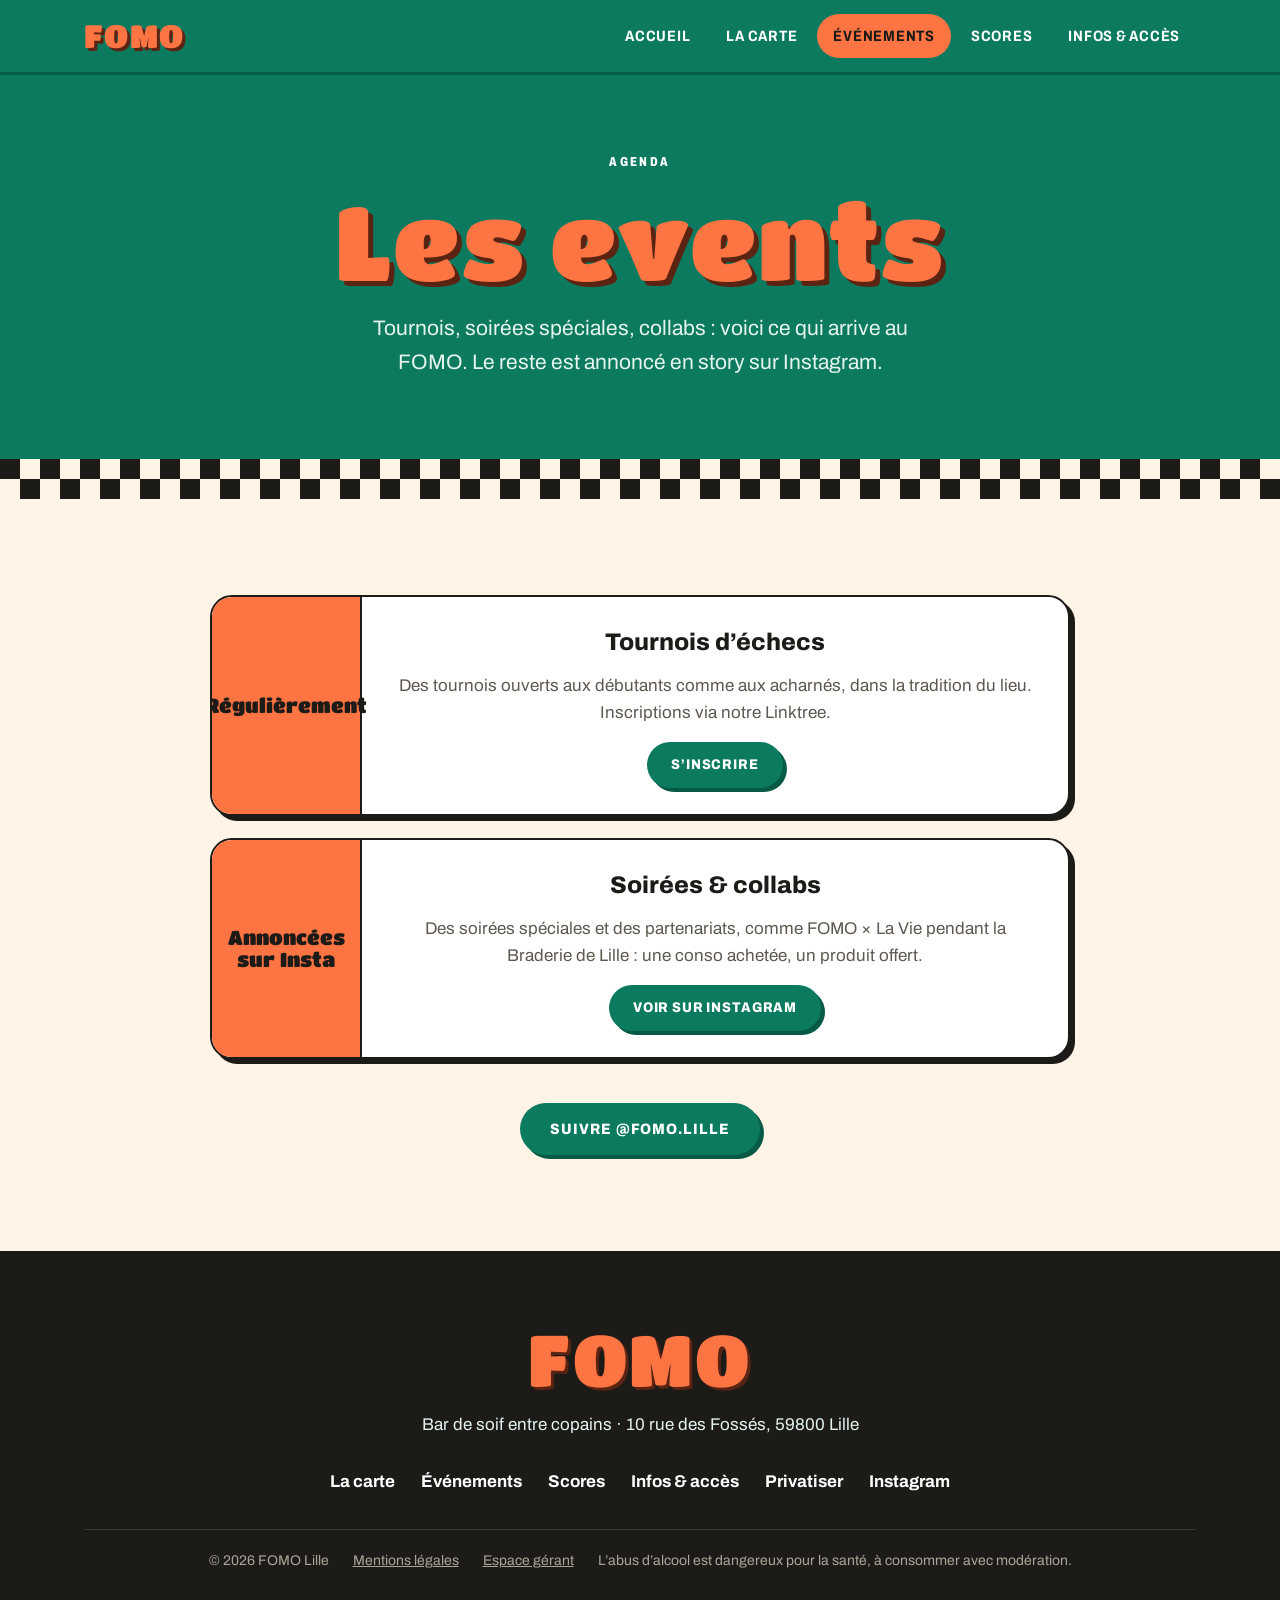
<file: evenements.html>
<!DOCTYPE html>
<html lang="fr">
<head>
<meta charset="utf-8">
<meta name="viewport" content="width=device-width, initial-scale=1">
<title>Événements — FOMO · Bar à Lille</title>
<meta name="description" content="Les prochains événements du FOMO à Lille : tournois d’échecs, soirées spéciales et collaborations.">
<meta name="theme-color" content="#0B7A5E">
<script>document.documentElement.classList.add('js')</script>
<link rel="canonical" href="https://adamselosse0.github.io/fomo-lille/evenements.html">
<meta property="og:type" content="website">
<meta property="og:locale" content="fr_FR">
<meta property="og:site_name" content="FOMO Lille">
<meta property="og:title" content="Événements — FOMO · Bar à Lille">
<meta property="og:description" content="Les prochains événements du FOMO à Lille : tournois d’échecs, soirées spéciales et collaborations.">
<meta property="og:url" content="https://adamselosse0.github.io/fomo-lille/evenements.html">
<meta name="twitter:card" content="summary">
<link rel="icon" href="data:image/svg+xml,%3Csvg xmlns='http://www.w3.org/2000/svg' viewBox='0 0 64 64'%3E%3Crect width='64' height='64' rx='14' fill='%230B7A5E'/%3E%3Ctext x='32' y='45' font-family='Arial Black,Arial' font-weight='900' font-size='38' text-anchor='middle' fill='%23FF7443'%3EF%3C/text%3E%3C/svg%3E">
<link rel="preconnect" href="https://fonts.googleapis.com">
<link rel="preconnect" href="https://fonts.gstatic.com" crossorigin>
<link rel="preconnect" href="https://eogckjhxuxbdflkrcmev.supabase.co" crossorigin>
<link rel="stylesheet" href="https://fonts.googleapis.com/css2?family=Titan+One&family=Archivo:wdth,wght@62..125,400..800&display=swap">
<link rel="stylesheet" href="assets/css/site.css?v=5">
<script type="speculationrules">{"prefetch":[{"source":"document","where":{"selector_matches":".nav-links a, .foot-nav a, .tile, .btn"},"eagerness":"moderate"}]}</script>
</head>
<body data-page="evenements">
<a class="skip" href="#contenu">Aller au contenu</a>
<div class="loader" aria-hidden="true"><div class="word"><span>F</span><span>O</span><span>M</span><span>O</span></div><div class="board"></div></div>
<div class="progress" aria-hidden="true"></div>
<p class="announce" role="status"></p>
<header class="site-header">
  <nav class="wrap nav" aria-label="Navigation principale">
    <a href="index.html" class="brand" aria-label="FOMO, accueil">FOMO</a>
    <button class="burger" type="button" aria-expanded="false" aria-controls="nav-links">Menu</button>
    <ul class="nav-links" id="nav-links">
      <li><a href="index.html">Accueil</a></li>
      <li><a href="carte.html">La carte</a></li>
      <li><a href="evenements.html" aria-current="page">Événements</a></li>
      <li><a href="scores.html">Scores</a></li>
      <li><a href="infos.html">Infos & accès</a></li>
    </ul>
  </nav>
</header>
<main id="contenu">
<section class="page-hero">
  <div class="wrap">
    <span class="label">Agenda</span>
    <h1 class="display">Les events</h1>
    <p>Tournois, soirées spéciales, collabs : voici ce qui arrive au FOMO. Le reste est annoncé en story sur Instagram.</p>
  </div>
</section>
<div class="checker" aria-hidden="true"></div>
<section class="section">
  <div class="wrap">
    <div class="ev-list" id="events"><div class="sk" style="height:150px"></div><div class="sk" style="height:150px"></div><div class="sk" style="height:150px"></div></div>
    <div class="btns" style="margin-top:44px"><a class="btn btn-teal" href="https://www.instagram.com/fomo.lille/">Suivre @fomo.lille</a></div>
  </div>
</section>
</main>
<footer class="site-footer">
  <div class="wrap">
    <a href="index.html" class="brand">FOMO</a>
    <p class="tagline">Bar de soif entre copains · 10 rue des Fossés, 59800 Lille</p>
    <nav class="foot-nav" aria-label="Pied de page">
      <a href="carte.html">La carte</a>
      <a href="evenements.html">Événements</a>
      <a href="scores.html">Scores</a>
      <a href="infos.html">Infos &amp; accès</a>
      <a href="infos.html#privatiser">Privatiser</a>
      <a href="https://www.instagram.com/fomo.lille/">Instagram</a>
    </nav>
    <div class="fine">
      <span>© 2026 FOMO Lille</span>
      <a href="mentions-legales.html">Mentions légales</a>
      <a href="admin.html" rel="nofollow">Espace gérant</a>
      <span>L’abus d’alcool est dangereux pour la santé, à consommer avec modération.</span>
    </div>
  </div>
</footer>
<script src="assets/js/config.js?v=5"></script>
<script src="assets/js/site.js?v=5" defer></script>
</body>
</html>
</file>
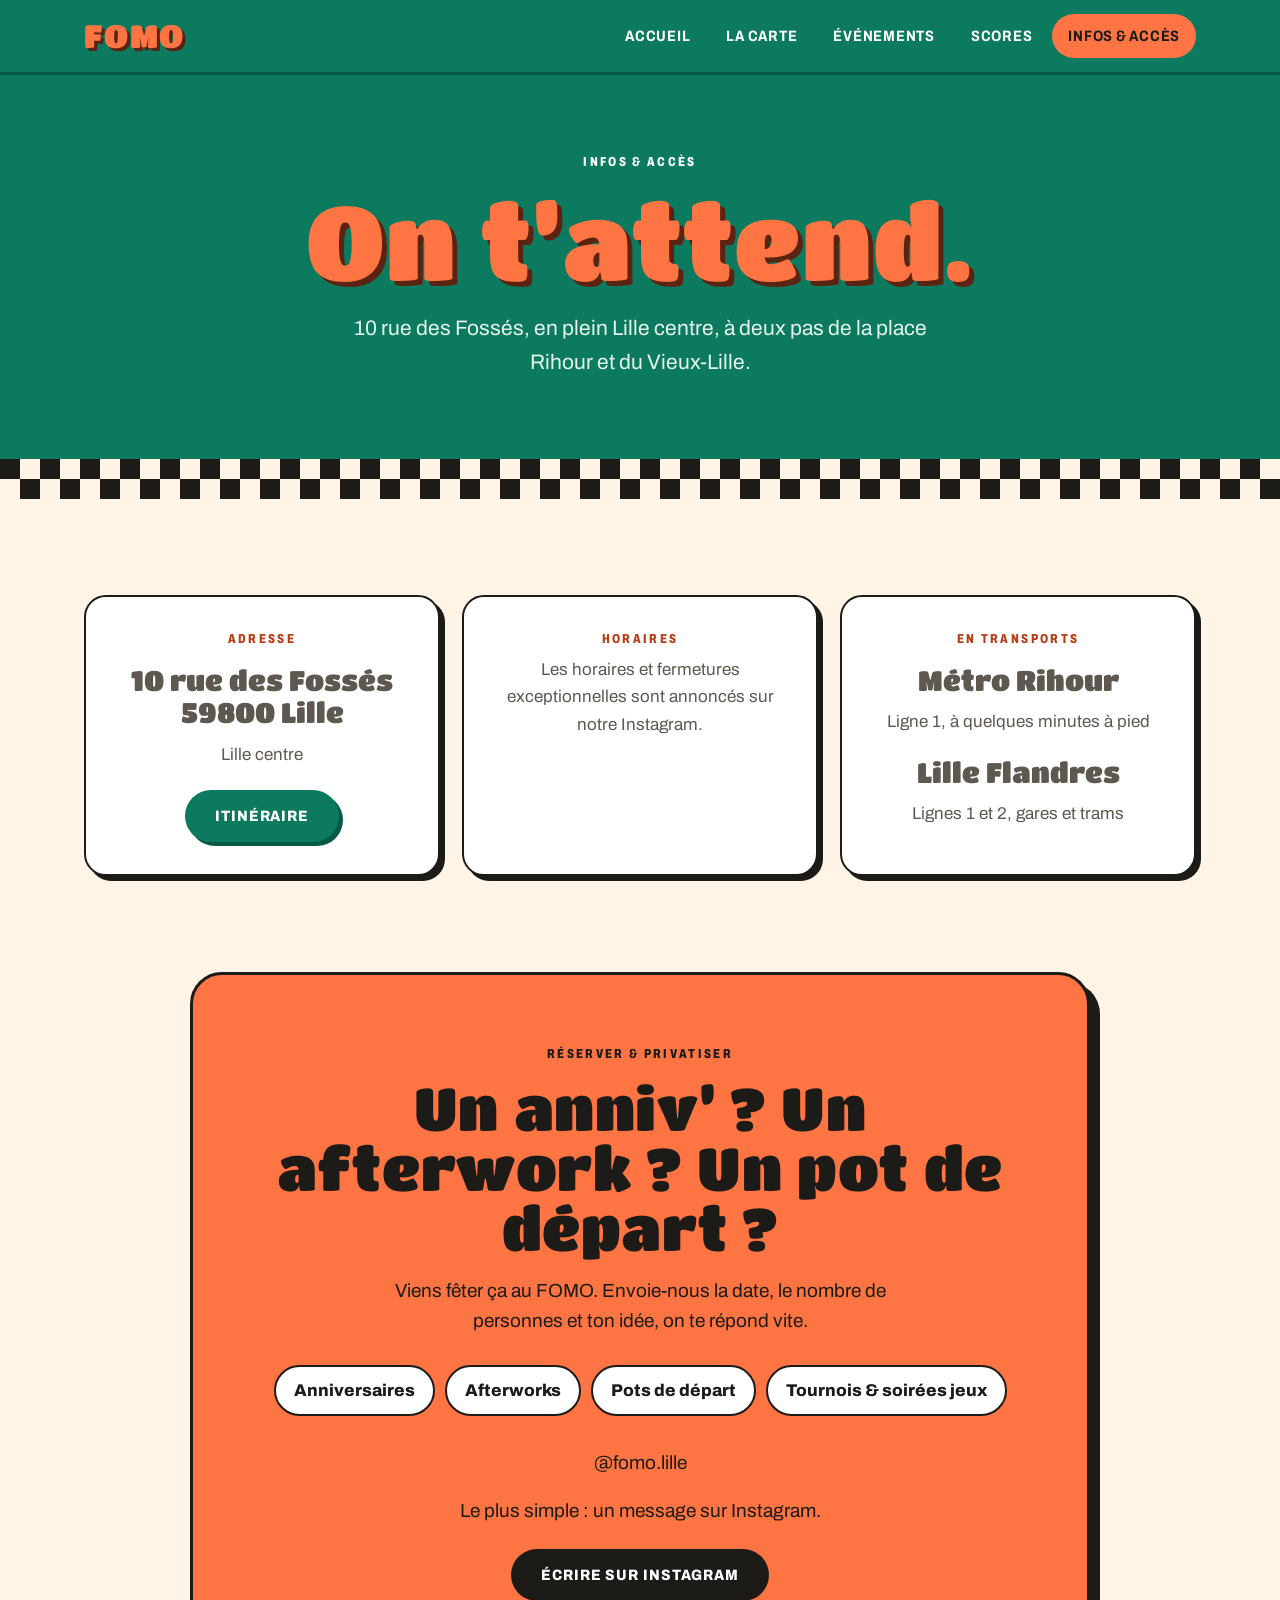
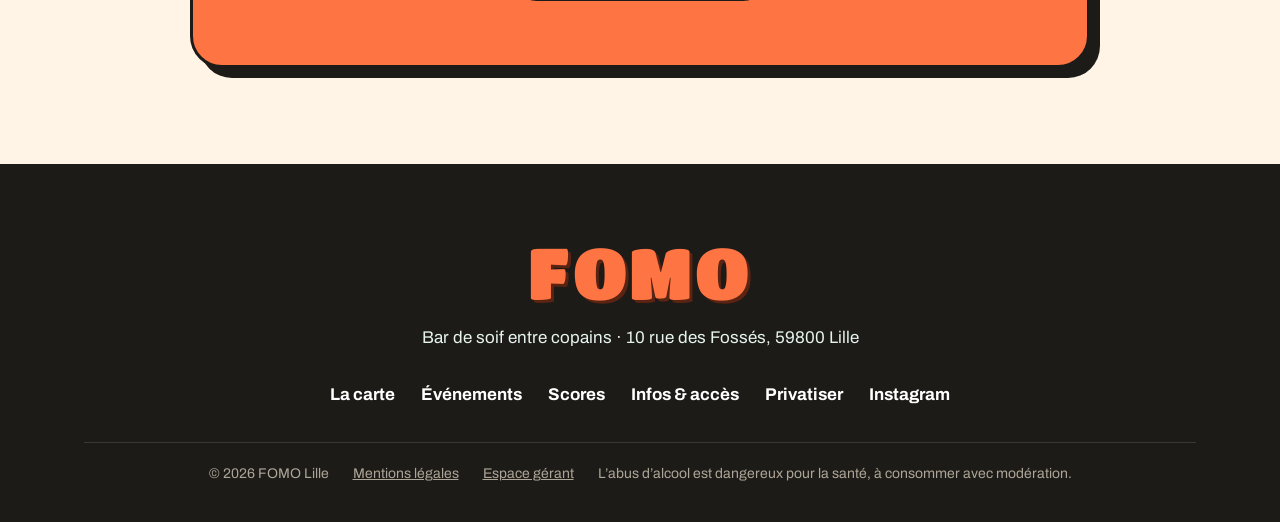
<file: infos.html>
<!DOCTYPE html>
<html lang="fr">
<head>
<meta charset="utf-8">
<meta name="viewport" content="width=device-width, initial-scale=1">
<title>Infos & accès — FOMO · Bar à Lille</title>
<meta name="description" content="Adresse, accès, horaires et privatisation du FOMO, 10 rue des Fossés à Lille, près du métro Rihour.">
<meta name="theme-color" content="#0B7A5E">
<script>document.documentElement.classList.add('js')</script>
<link rel="canonical" href="https://adamselosse0.github.io/fomo-lille/infos.html">
<meta property="og:type" content="website">
<meta property="og:locale" content="fr_FR">
<meta property="og:site_name" content="FOMO Lille">
<meta property="og:title" content="Infos & accès — FOMO · Bar à Lille">
<meta property="og:description" content="Adresse, accès, horaires et privatisation du FOMO, 10 rue des Fossés à Lille, près du métro Rihour.">
<meta property="og:url" content="https://adamselosse0.github.io/fomo-lille/infos.html">
<meta name="twitter:card" content="summary">
<link rel="icon" href="data:image/svg+xml,%3Csvg xmlns='http://www.w3.org/2000/svg' viewBox='0 0 64 64'%3E%3Crect width='64' height='64' rx='14' fill='%230B7A5E'/%3E%3Ctext x='32' y='45' font-family='Arial Black,Arial' font-weight='900' font-size='38' text-anchor='middle' fill='%23FF7443'%3EF%3C/text%3E%3C/svg%3E">
<link rel="preconnect" href="https://fonts.googleapis.com">
<link rel="preconnect" href="https://fonts.gstatic.com" crossorigin>
<link rel="preconnect" href="https://eogckjhxuxbdflkrcmev.supabase.co" crossorigin>
<link rel="stylesheet" href="https://fonts.googleapis.com/css2?family=Titan+One&family=Archivo:wdth,wght@62..125,400..800&display=swap">
<link rel="stylesheet" href="assets/css/site.css?v=5">
<script type="speculationrules">{"prefetch":[{"source":"document","where":{"selector_matches":".nav-links a, .foot-nav a, .tile, .btn"},"eagerness":"moderate"}]}</script>
</head>
<body data-page="infos">
<a class="skip" href="#contenu">Aller au contenu</a>
<div class="loader" aria-hidden="true"><div class="word"><span>F</span><span>O</span><span>M</span><span>O</span></div><div class="board"></div></div>
<div class="progress" aria-hidden="true"></div>
<p class="announce" role="status"></p>
<header class="site-header">
  <nav class="wrap nav" aria-label="Navigation principale">
    <a href="index.html" class="brand" aria-label="FOMO, accueil">FOMO</a>
    <button class="burger" type="button" aria-expanded="false" aria-controls="nav-links">Menu</button>
    <ul class="nav-links" id="nav-links">
      <li><a href="index.html">Accueil</a></li>
      <li><a href="carte.html">La carte</a></li>
      <li><a href="evenements.html">Événements</a></li>
      <li><a href="scores.html">Scores</a></li>
      <li><a href="infos.html" aria-current="page">Infos & accès</a></li>
    </ul>
  </nav>
</header>
<main id="contenu">
<section class="page-hero">
  <div class="wrap">
    <span class="label">Infos &amp; accès</span>
    <h1 class="display">On t’attend.</h1>
    <p>10 rue des Fossés, en plein Lille centre, à deux pas de la place Rihour et du Vieux-Lille.</p>
  </div>
</section>
<div class="checker" aria-hidden="true"></div>
<section class="section">
  <div class="wrap">
    <div class="grid-3 info-grid">
      <div class="card info reveal">
        <span class="label kicker">Adresse</span>
        <p class="big">10 rue des Fossés<br>59800 Lille</p>
        <p>Lille centre</p>
        <a class="btn btn-teal" href="https://www.google.com/maps/search/?api=1&amp;query=FOMO%2010%20rue%20des%20Foss%C3%A9s%2059800%20Lille">Itinéraire</a>
      </div>
      <div class="card info reveal">
        <span class="label kicker">Horaires</span>
        <div id="hours"><div class="sk" style="height:22px"></div><div class="sk" style="height:22px"></div><div class="sk" style="height:22px"></div><div class="sk" style="height:22px"></div></div>
      </div>
      <div class="card info reveal">
        <span class="label kicker">En transports</span>
        <p class="big">Métro Rihour</p>
        <p>Ligne 1, à quelques minutes à pied</p>
        <p class="big" style="margin-top:14px">Lille Flandres</p>
        <p>Lignes 1 et 2, gares et trams</p>
      </div>
    </div>
  </div>
</section>
<section class="section" id="privatiser" style="padding-top:0">
  <div class="wrap">
    <div class="private reveal">
      <span class="label">Réserver &amp; privatiser</span>
      <h2 class="display">Un anniv’ ? Un afterwork ? Un pot de départ ?</h2>
      <p>Viens fêter ça au FOMO. Envoie-nous la date, le nombre de personnes et ton idée, on te répond vite.</p>
      <ul class="occasions"><li>Anniversaires</li><li>Afterworks</li><li>Pots de départ</li><li>Tournois &amp; soirées jeux</li></ul>
      <div id="contact" style="margin-bottom:22px"></div>
      <div class="btns"><a class="btn btn-ink" href="https://ig.me/m/fomo.lille">Écrire sur Instagram</a></div>
    </div>
  </div>
</section>
</main>
<footer class="site-footer">
  <div class="wrap">
    <a href="index.html" class="brand">FOMO</a>
    <p class="tagline">Bar de soif entre copains · 10 rue des Fossés, 59800 Lille</p>
    <nav class="foot-nav" aria-label="Pied de page">
      <a href="carte.html">La carte</a>
      <a href="evenements.html">Événements</a>
      <a href="scores.html">Scores</a>
      <a href="infos.html">Infos &amp; accès</a>
      <a href="infos.html#privatiser">Privatiser</a>
      <a href="https://www.instagram.com/fomo.lille/">Instagram</a>
    </nav>
    <div class="fine">
      <span>© 2026 FOMO Lille</span>
      <a href="mentions-legales.html">Mentions légales</a>
      <a href="admin.html" rel="nofollow">Espace gérant</a>
      <span>L’abus d’alcool est dangereux pour la santé, à consommer avec modération.</span>
    </div>
  </div>
</footer>
<script src="assets/js/config.js?v=5"></script>
<script src="assets/js/site.js?v=5" defer></script>
</body>
</html>
</file>
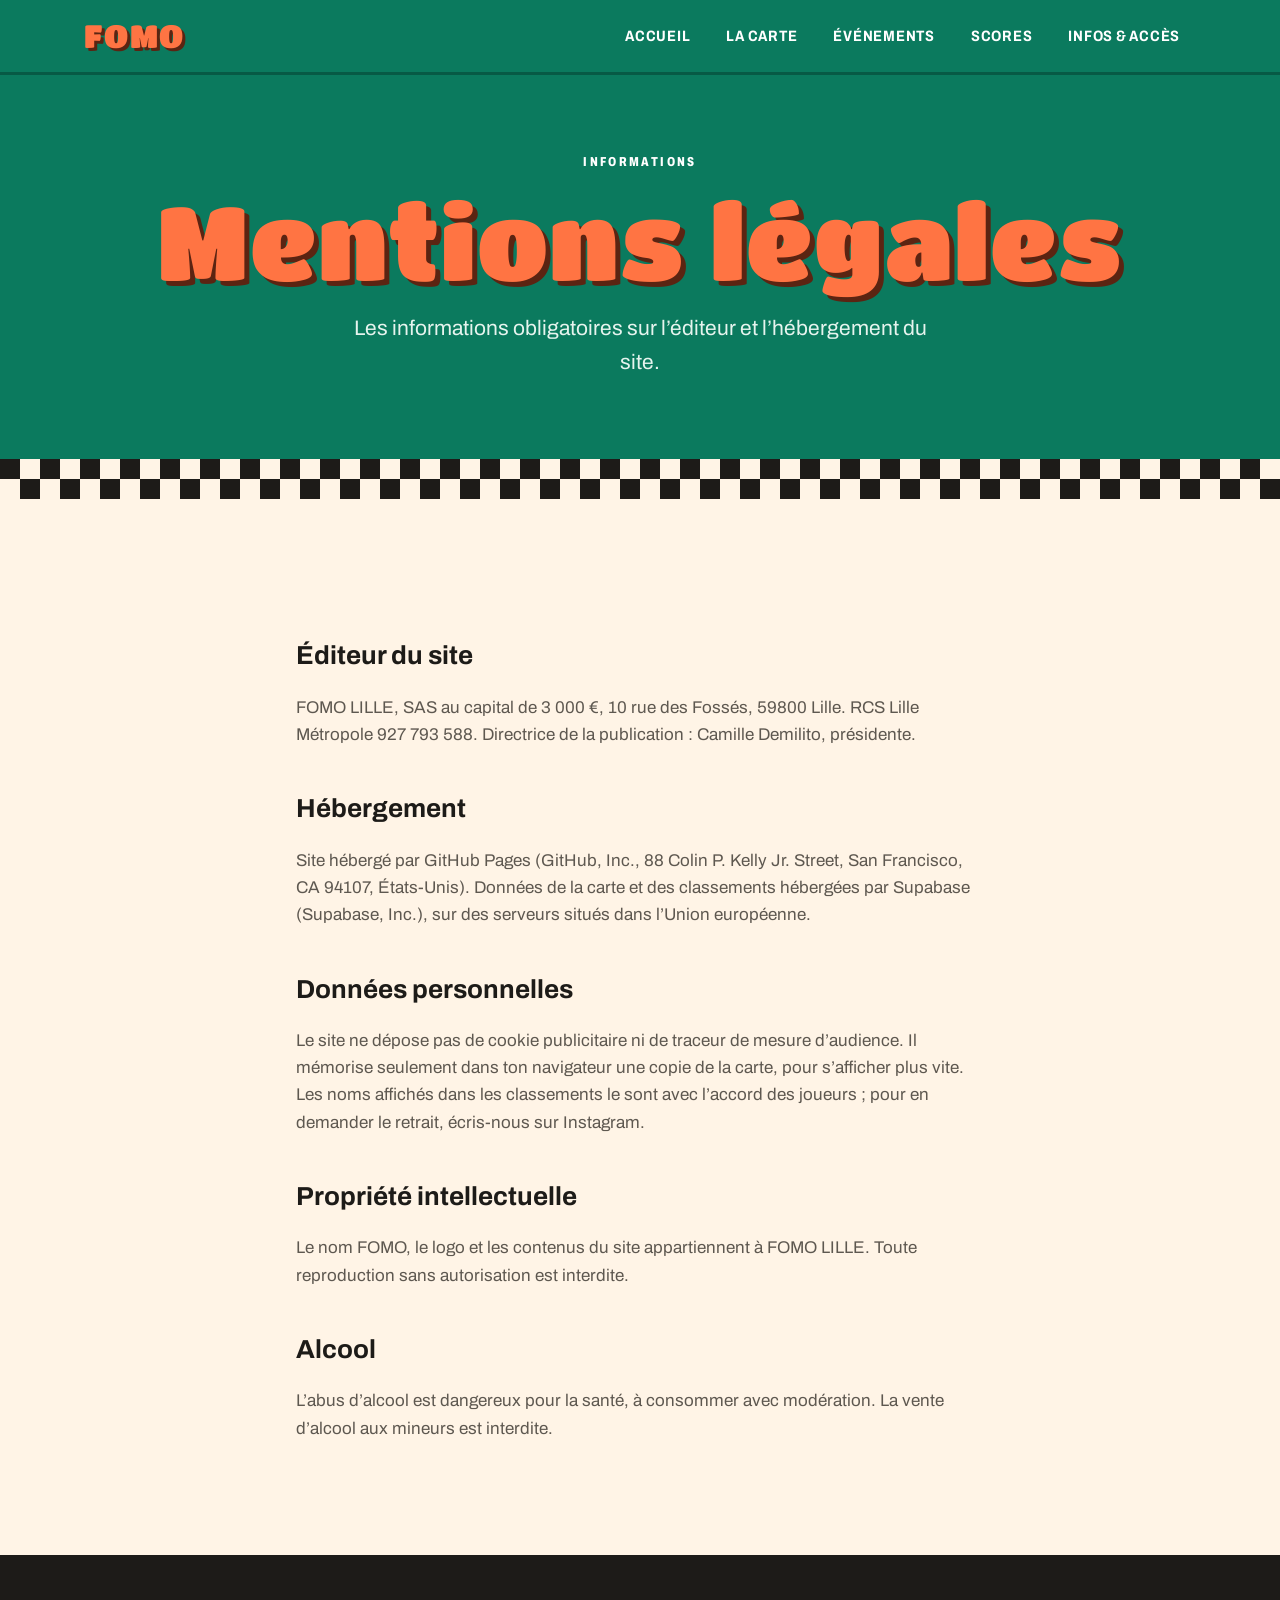
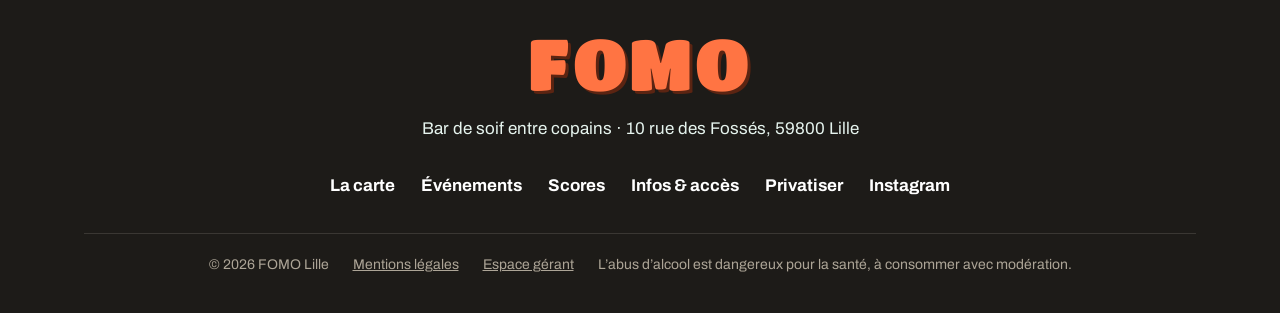
<file: mentions-legales.html>
<!DOCTYPE html>
<html lang="fr">
<head>
<meta charset="utf-8">
<meta name="viewport" content="width=device-width, initial-scale=1">
<title>Mentions légales — FOMO · Lille</title>
<meta name="description" content="Mentions légales du site du FOMO, bar à Lille.">
<meta name="theme-color" content="#0B7A5E">
<script>document.documentElement.classList.add('js')</script>
<link rel="canonical" href="https://adamselosse0.github.io/fomo-lille/mentions-legales.html">
<meta property="og:type" content="website">
<meta property="og:locale" content="fr_FR">
<meta property="og:site_name" content="FOMO Lille">
<meta property="og:title" content="Mentions légales — FOMO · Lille">
<meta property="og:description" content="Mentions légales du site du FOMO, bar à Lille.">
<meta property="og:url" content="https://adamselosse0.github.io/fomo-lille/mentions-legales.html">
<meta name="twitter:card" content="summary">
<link rel="icon" href="data:image/svg+xml,%3Csvg xmlns='http://www.w3.org/2000/svg' viewBox='0 0 64 64'%3E%3Crect width='64' height='64' rx='14' fill='%230B7A5E'/%3E%3Ctext x='32' y='45' font-family='Arial Black,Arial' font-weight='900' font-size='38' text-anchor='middle' fill='%23FF7443'%3EF%3C/text%3E%3C/svg%3E">
<link rel="preconnect" href="https://fonts.googleapis.com">
<link rel="preconnect" href="https://fonts.gstatic.com" crossorigin>
<link rel="preconnect" href="https://eogckjhxuxbdflkrcmev.supabase.co" crossorigin>
<link rel="stylesheet" href="https://fonts.googleapis.com/css2?family=Titan+One&family=Archivo:wdth,wght@62..125,400..800&display=swap">
<link rel="stylesheet" href="assets/css/site.css?v=5">
<script type="speculationrules">{"prefetch":[{"source":"document","where":{"selector_matches":".nav-links a, .foot-nav a, .tile, .btn"},"eagerness":"moderate"}]}</script>
</head>
<body data-page="legal">
<a class="skip" href="#contenu">Aller au contenu</a>
<div class="loader" aria-hidden="true"><div class="word"><span>F</span><span>O</span><span>M</span><span>O</span></div><div class="board"></div></div>
<div class="progress" aria-hidden="true"></div>
<p class="announce" role="status"></p>
<header class="site-header">
  <nav class="wrap nav" aria-label="Navigation principale">
    <a href="index.html" class="brand" aria-label="FOMO, accueil">FOMO</a>
    <button class="burger" type="button" aria-expanded="false" aria-controls="nav-links">Menu</button>
    <ul class="nav-links" id="nav-links">
      <li><a href="index.html">Accueil</a></li>
      <li><a href="carte.html">La carte</a></li>
      <li><a href="evenements.html">Événements</a></li>
      <li><a href="scores.html">Scores</a></li>
      <li><a href="infos.html">Infos & accès</a></li>
    </ul>
  </nav>
</header>
<main id="contenu">
<section class="page-hero">
  <div class="wrap">
    <span class="label">Informations</span>
    <h1 class="display">Mentions légales</h1>
    <p>Les informations obligatoires sur l’éditeur et l’hébergement du site.</p>
  </div>
</section>
<div class="checker" aria-hidden="true"></div>
<section class="section">
  <div class="wrap prose">
    <h2>Éditeur du site</h2>
    <p>FOMO LILLE, SAS au capital de 3 000 €, 10 rue des Fossés, 59800 Lille. RCS Lille Métropole 927 793 588. Directrice de la publication : Camille Demilito, présidente.</p>
    <h2>Hébergement</h2>
    <p>Site hébergé par GitHub Pages (GitHub, Inc., 88 Colin P. Kelly Jr. Street, San Francisco, CA 94107, États-Unis). Données de la carte et des classements hébergées par Supabase (Supabase, Inc.), sur des serveurs situés dans l’Union européenne.</p>
    <h2>Données personnelles</h2>
    <p>Le site ne dépose pas de cookie publicitaire ni de traceur de mesure d’audience. Il mémorise seulement dans ton navigateur une copie de la carte, pour s’afficher plus vite. Les noms affichés dans les classements le sont avec l’accord des joueurs ; pour en demander le retrait, écris-nous sur Instagram.</p>
    <h2>Propriété intellectuelle</h2>
    <p>Le nom FOMO, le logo et les contenus du site appartiennent à FOMO LILLE. Toute reproduction sans autorisation est interdite.</p>
    <h2>Alcool</h2>
    <p>L’abus d’alcool est dangereux pour la santé, à consommer avec modération. La vente d’alcool aux mineurs est interdite.</p>
  </div>
</section>
</main>
<footer class="site-footer">
  <div class="wrap">
    <a href="index.html" class="brand">FOMO</a>
    <p class="tagline">Bar de soif entre copains · 10 rue des Fossés, 59800 Lille</p>
    <nav class="foot-nav" aria-label="Pied de page">
      <a href="carte.html">La carte</a>
      <a href="evenements.html">Événements</a>
      <a href="scores.html">Scores</a>
      <a href="infos.html">Infos &amp; accès</a>
      <a href="infos.html#privatiser">Privatiser</a>
      <a href="https://www.instagram.com/fomo.lille/">Instagram</a>
    </nav>
    <div class="fine">
      <span>© 2026 FOMO Lille</span>
      <a href="mentions-legales.html">Mentions légales</a>
      <a href="admin.html" rel="nofollow">Espace gérant</a>
      <span>L’abus d’alcool est dangereux pour la santé, à consommer avec modération.</span>
    </div>
  </div>
</footer>
<script src="assets/js/config.js?v=5"></script>
<script src="assets/js/site.js?v=5" defer></script>
</body>
</html>
</file>
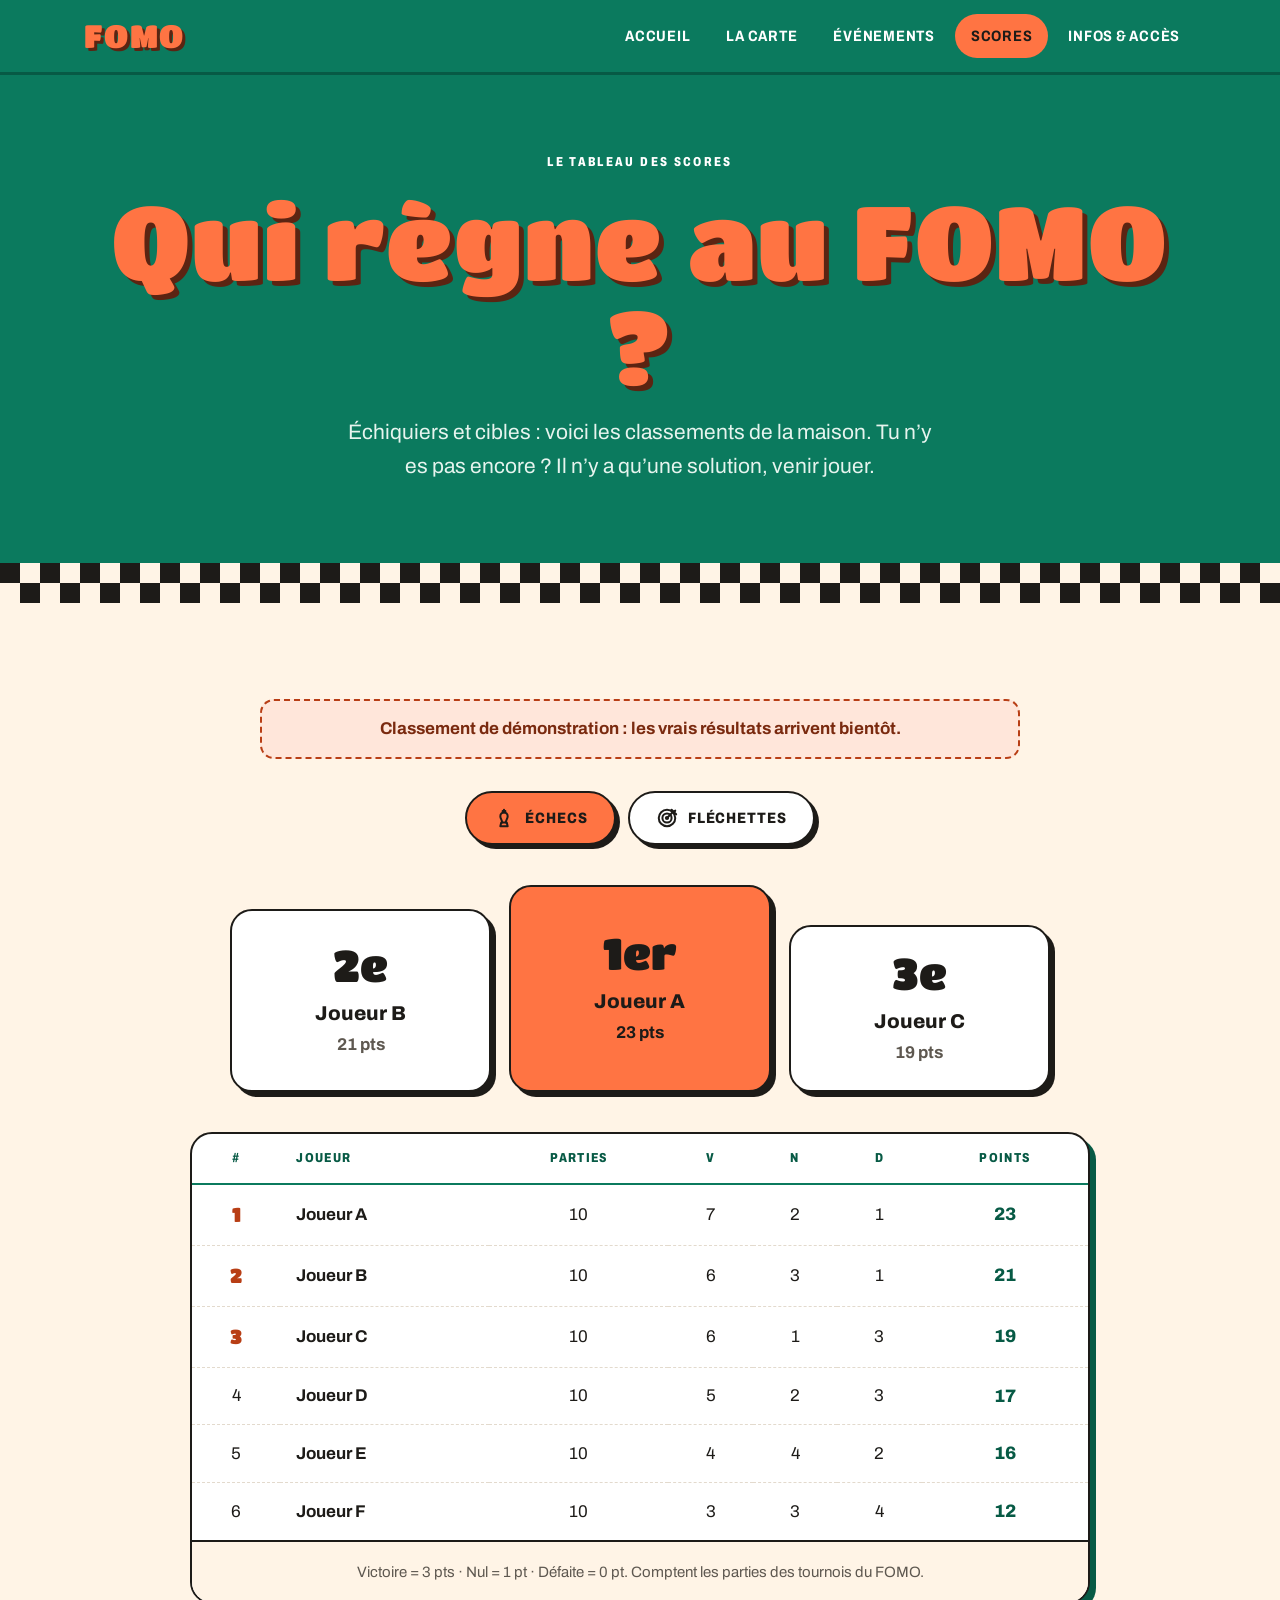
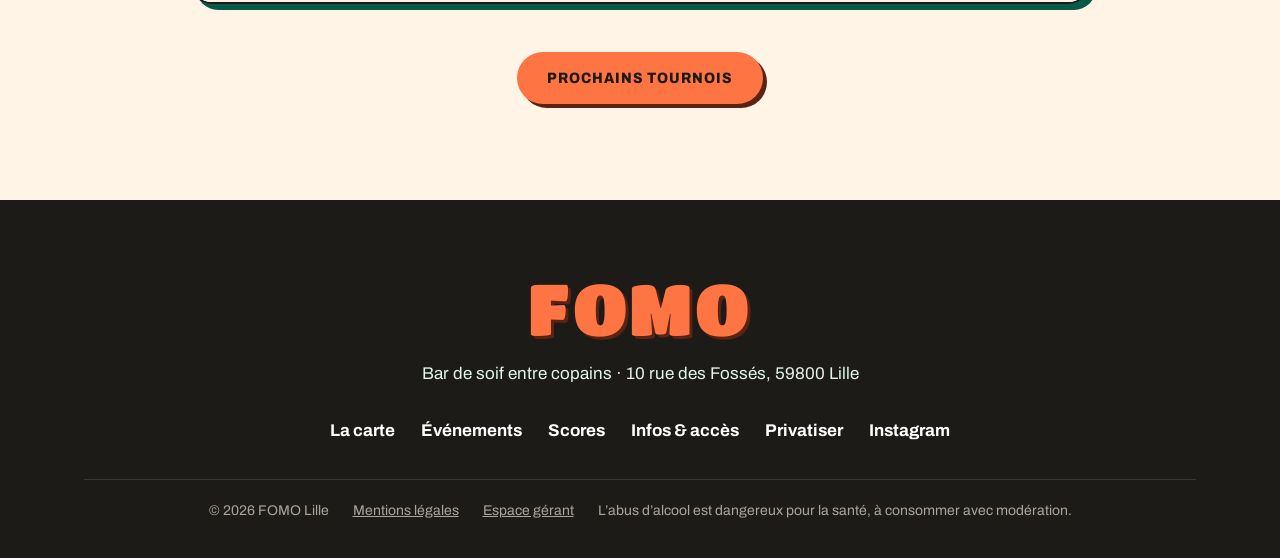
<file: scores.html>
<!DOCTYPE html>
<html lang="fr">
<head>
<meta charset="utf-8">
<meta name="viewport" content="width=device-width, initial-scale=1">
<title>Scores — FOMO · Bar à Lille</title>
<meta name="description" content="Les classements échecs et fléchettes du FOMO, bar de soif entre copains à Lille.">
<meta name="theme-color" content="#0B7A5E">
<script>document.documentElement.classList.add('js')</script>
<link rel="canonical" href="https://adamselosse0.github.io/fomo-lille/scores.html">
<meta property="og:type" content="website">
<meta property="og:locale" content="fr_FR">
<meta property="og:site_name" content="FOMO Lille">
<meta property="og:title" content="Scores — FOMO · Bar à Lille">
<meta property="og:description" content="Les classements échecs et fléchettes du FOMO, bar de soif entre copains à Lille.">
<meta property="og:url" content="https://adamselosse0.github.io/fomo-lille/scores.html">
<meta name="twitter:card" content="summary">
<link rel="icon" href="data:image/svg+xml,%3Csvg xmlns='http://www.w3.org/2000/svg' viewBox='0 0 64 64'%3E%3Crect width='64' height='64' rx='14' fill='%230B7A5E'/%3E%3Ctext x='32' y='45' font-family='Arial Black,Arial' font-weight='900' font-size='38' text-anchor='middle' fill='%23FF7443'%3EF%3C/text%3E%3C/svg%3E">
<link rel="preconnect" href="https://fonts.googleapis.com">
<link rel="preconnect" href="https://fonts.gstatic.com" crossorigin>
<link rel="preconnect" href="https://eogckjhxuxbdflkrcmev.supabase.co" crossorigin>
<link rel="stylesheet" href="https://fonts.googleapis.com/css2?family=Titan+One&family=Archivo:wdth,wght@62..125,400..800&display=swap">
<link rel="stylesheet" href="assets/css/site.css?v=5">
<script type="speculationrules">{"prefetch":[{"source":"document","where":{"selector_matches":".nav-links a, .foot-nav a, .tile, .btn"},"eagerness":"moderate"}]}</script>
</head>
<body data-page="scores">
<a class="skip" href="#contenu">Aller au contenu</a>
<div class="loader" aria-hidden="true"><div class="word"><span>F</span><span>O</span><span>M</span><span>O</span></div><div class="board"></div></div>
<div class="progress" aria-hidden="true"></div>
<p class="announce" role="status"></p>
<header class="site-header">
  <nav class="wrap nav" aria-label="Navigation principale">
    <a href="index.html" class="brand" aria-label="FOMO, accueil">FOMO</a>
    <button class="burger" type="button" aria-expanded="false" aria-controls="nav-links">Menu</button>
    <ul class="nav-links" id="nav-links">
      <li><a href="index.html">Accueil</a></li>
      <li><a href="carte.html">La carte</a></li>
      <li><a href="evenements.html">Événements</a></li>
      <li><a href="scores.html" aria-current="page">Scores</a></li>
      <li><a href="infos.html">Infos & accès</a></li>
    </ul>
  </nav>
</header>
<main id="contenu">
<section class="page-hero">
  <div class="wrap">
    <span class="label">Le tableau des scores</span>
    <h1 class="display">Qui règne au FOMO ?</h1>
    <p>Échiquiers et cibles : voici les classements de la maison. Tu n’y es pas encore ? Il n’y a qu’une solution, venir jouer.</p>
  </div>
</section>
<div class="checker" aria-hidden="true"></div>
<section class="section">
  <div class="wrap">
    <p class="demo-note">Classement de démonstration : les vrais résultats arrivent bientôt.</p>
    <div class="tabs" role="tablist" aria-label="Choisir le classement">
      <button class="tab" type="button" role="tab" id="tab-echecs" aria-controls="score-panel" aria-selected="true" data-game="echecs"><svg width="22" height="22" viewBox="0 0 24 24" fill="none" stroke="currentColor" stroke-width="2.2" stroke-linecap="round" stroke-linejoin="round" aria-hidden="true"><path d="M8 21h8M9 17h6l1 4H8z"/><path d="M10 17c0-3-2-4-2-7a4 4 0 0 1 8 0c0 3-2 4-2 7"/><path d="M12 3v3M10.5 4.5h3"/></svg> Échecs</button>
      <button class="tab" type="button" role="tab" id="tab-flechettes" aria-controls="score-panel" aria-selected="false" tabindex="-1" data-game="flechettes"><svg width="22" height="22" viewBox="0 0 24 24" fill="none" stroke="currentColor" stroke-width="2.2" stroke-linecap="round" stroke-linejoin="round" aria-hidden="true"><circle cx="12" cy="12" r="9"/><circle cx="12" cy="12" r="5"/><circle cx="12" cy="12" r="1.2"/><path d="M12 12l7-7M17 3l2 2 2-1-1 2 2 2"/></svg> Fléchettes</button>
    </div>
    <div id="score-panel" role="tabpanel" aria-labelledby="tab-echecs">
      <div class="podium" id="podium"></div>
      <div class="card table-card">
        <div class="table-scroll"><table><caption class="sr-only">Classement</caption><thead id="thead"></thead><tbody id="tbody"><tr><td colspan="7"><div class="sk" style="height:28px"></div><div class="sk" style="height:28px"></div><div class="sk" style="height:28px"></div><div class="sk" style="height:28px"></div><div class="sk" style="height:28px"></div></td></tr></tbody></table></div>
        <div class="rules" id="rules"></div>
      </div>
    </div>
    <div class="btns" style="margin-top:48px"><a class="btn btn-coral" href="evenements.html">Prochains tournois</a></div>
  </div>
</section>
</main>
<footer class="site-footer">
  <div class="wrap">
    <a href="index.html" class="brand">FOMO</a>
    <p class="tagline">Bar de soif entre copains · 10 rue des Fossés, 59800 Lille</p>
    <nav class="foot-nav" aria-label="Pied de page">
      <a href="carte.html">La carte</a>
      <a href="evenements.html">Événements</a>
      <a href="scores.html">Scores</a>
      <a href="infos.html">Infos &amp; accès</a>
      <a href="infos.html#privatiser">Privatiser</a>
      <a href="https://www.instagram.com/fomo.lille/">Instagram</a>
    </nav>
    <div class="fine">
      <span>© 2026 FOMO Lille</span>
      <a href="mentions-legales.html">Mentions légales</a>
      <a href="admin.html" rel="nofollow">Espace gérant</a>
      <span>L’abus d’alcool est dangereux pour la santé, à consommer avec modération.</span>
    </div>
  </div>
</footer>
<script src="assets/js/config.js?v=5"></script>
<script src="assets/js/site.js?v=5" defer></script>
</body>
</html>
</file>
<file: assets/css/site.css>
/* FOMO — feuille de style commune */
:root{
  --teal:#0B7A5E; --teal-deep:#075A45; --teal-soft:#E3F1EC;
  --coral:#FF7443; --coral-ink:#B83E15; --shadow:#5B2412;
  --cream:#FFF4E6; --paper:#FFFFFF; --ink:#1D1B18; --muted:#5E5850; --line:#E3DACD;
  --radius:22px; --maxw:1160px;
  --font-display:"Titan One", "Arial Rounded MT Bold", system-ui, sans-serif;
  --font-body:Archivo, system-ui, -apple-system, "Segoe UI", sans-serif;
}
*{box-sizing:border-box}
html{-webkit-text-size-adjust:100%}
body{margin:0;background:var(--cream);color:var(--ink);font-family:var(--font-body);font-size:17px;line-height:1.6;-webkit-font-smoothing:antialiased;text-rendering:optimizeLegibility}
img,svg{display:block;max-width:100%}
a{color:inherit}
button{font:inherit}
.wrap{width:100%;max-width:var(--maxw);margin:0 auto;padding:0 24px}
.center{text-align:center}
.display{font-family:var(--font-display);font-weight:400;letter-spacing:.01em;line-height:1}
.label{display:inline-block;font-stretch:75%;font-weight:800;letter-spacing:.18em;text-transform:uppercase;font-size:13px}
.kicker{color:var(--coral-ink)}
.sr-only{position:absolute;width:1px;height:1px;padding:0;margin:-1px;overflow:hidden;clip:rect(0,0,0,0);white-space:nowrap;border:0}
.skip{position:absolute;left:12px;top:-60px;z-index:100;background:var(--ink);color:#fff;padding:12px 16px;border-radius:10px;text-decoration:none;font-weight:700}
.skip:focus{top:12px}
:focus-visible{outline:3px solid var(--coral);outline-offset:3px;border-radius:6px}

/* ---------- Loader ---------- */
.loader{position:fixed;inset:0;z-index:200;background:var(--teal);display:flex;flex-direction:column;align-items:center;justify-content:center;gap:22px;transition:opacity .35s ease,visibility .35s ease}
.loader.done{opacity:0;visibility:hidden}
.loader .word{display:flex;gap:.04em;font-family:var(--font-display);font-size:clamp(64px,14vw,120px);color:var(--coral);text-shadow:5px 5px 0 var(--shadow);line-height:1}
.loader .word span{display:inline-block;animation:hop 1s cubic-bezier(.3,.7,.4,1) infinite}
.loader .word span:nth-child(2){animation-delay:.1s}.loader .word span:nth-child(3){animation-delay:.2s}.loader .word span:nth-child(4){animation-delay:.3s}
.loader .board{width:132px;height:12px;border-radius:6px;background-color:var(--ink);background-image:conic-gradient(var(--cream) 25%,transparent 0 50%,var(--cream) 0 75%,transparent 0);background-size:12px 12px;animation:slide 1s linear infinite}
@keyframes hop{0%,60%,100%{transform:translateY(0)}30%{transform:translateY(-18px)}}
@keyframes slide{to{background-position:24px 0}}
.progress{position:fixed;top:0;left:0;height:3px;width:0;z-index:150;background:var(--coral);transition:width .3s ease,opacity .3s ease}

/* ---------- Bandeau annonce ---------- */
.announce{background:var(--coral);color:var(--ink);text-align:center;font-weight:800;font-size:15px;padding:10px 16px;display:none}
.announce.on{display:block}

/* ---------- Header ---------- */
.site-header{position:sticky;top:0;z-index:50;background:var(--teal);color:#fff;border-bottom:3px solid var(--teal-deep)}
.nav{display:flex;align-items:center;justify-content:space-between;gap:16px;min-height:72px}
.brand{font-family:var(--font-display);font-size:32px;color:var(--coral);text-shadow:3px 3px 0 var(--shadow);letter-spacing:.04em;text-decoration:none;line-height:1}
.nav-links{display:flex;align-items:center;gap:4px;list-style:none;margin:0;padding:0}
.nav-links a{display:inline-flex;align-items:center;min-height:44px;padding:0 16px;border-radius:999px;text-decoration:none;font-weight:700;font-stretch:85%;font-size:15px;letter-spacing:.05em;text-transform:uppercase;transition:background .15s ease}
.nav-links a:hover{background:var(--teal-deep)}
.nav-links a[aria-current="page"]{background:var(--coral);color:var(--ink)}
.burger{display:none;align-items:center;gap:8px;min-height:44px;padding:0 16px;border:2px solid #fff;background:transparent;color:#fff;border-radius:999px;font-weight:800;letter-spacing:.05em;text-transform:uppercase;font-size:14px;cursor:pointer}
@media (max-width:860px){
  .burger{display:inline-flex}
  .nav-links{position:fixed;inset:75px 0 auto 0;flex-direction:column;align-items:stretch;gap:6px;background:var(--teal);padding:16px 24px 28px;border-bottom:3px solid var(--teal-deep);transform:translateY(-8px);opacity:0;visibility:hidden;transition:opacity .2s ease,transform .2s ease,visibility .2s}
  .nav-links.open{opacity:1;visibility:visible;transform:none}
  .nav-links a{justify-content:center;min-height:52px;font-size:17px}
}

/* ---------- Page hero ---------- */
.page-hero{background:var(--teal);color:#fff;text-align:center;padding:72px 0 80px}
.page-hero h1{margin:14px 0 0;font-size:clamp(52px,9vw,104px);color:var(--coral);text-shadow:5px 5px 0 var(--shadow)}
.page-hero p{margin:20px auto 0;max-width:38rem;font-size:clamp(18px,2vw,21px);color:#E6F4EE}
.checker{height:40px;background-color:var(--ink);background-image:conic-gradient(var(--cream) 25%,transparent 0 50%,var(--cream) 0 75%,transparent 0);background-size:40px 40px}

/* ---------- Sections ---------- */
.section{padding:96px 0}
.section-head{text-align:center;max-width:46rem;margin:0 auto 48px}
.section-head h2{margin:10px 0 0;font-size:clamp(40px,5.5vw,66px)}
.section-head p{margin:16px auto 0;color:var(--muted);font-size:18px;max-width:36rem}
.teal{background:var(--teal);color:#fff}
.teal .section-head p{color:#D7ECE4}
.teal .kicker{color:var(--coral)}

/* ---------- Boutons ---------- */
.btns{display:flex;flex-wrap:wrap;justify-content:center;gap:12px}
.btn{display:inline-flex;align-items:center;justify-content:center;gap:10px;min-height:52px;padding:0 28px;border-radius:999px;font-weight:800;font-stretch:90%;text-transform:uppercase;letter-spacing:.06em;font-size:15px;text-decoration:none;border:2px solid transparent;cursor:pointer;transition:transform .15s ease,box-shadow .15s ease}
.btn:hover{transform:translate(-1px,-2px)}
.btn-coral{background:var(--coral);color:var(--ink);box-shadow:4px 4px 0 var(--shadow)}
.btn-teal{background:var(--teal);color:#fff;box-shadow:4px 4px 0 var(--teal-deep)}
.btn-ink{background:var(--ink);color:#fff;box-shadow:4px 4px 0 var(--coral)}
.btn-line{border-color:currentColor;background:transparent}

/* ---------- Cartes génériques ---------- */
.card{background:var(--paper);border:2px solid var(--ink);border-radius:var(--radius);box-shadow:5px 5px 0 var(--ink)}
.grid-3{display:grid;grid-template-columns:repeat(3,minmax(0,1fr));gap:22px}
@media (max-width:900px){.grid-3{grid-template-columns:1fr}}

/* ---------- Accueil ---------- */
.home-hero{background:var(--teal);color:#fff;text-align:center;padding:88px 0 104px;overflow:hidden}
.home-hero h1{margin:0;font-size:clamp(110px,22vw,250px);color:var(--coral);text-shadow:7px 7px 0 var(--shadow);letter-spacing:.04em}
.home-hero .tag{margin:20px 0 0;font-size:clamp(17px,2vw,22px);font-stretch:80%;font-weight:800;letter-spacing:.24em;text-transform:uppercase}
.home-hero .quote{margin:22px auto 0;max-width:34rem;font-size:clamp(19px,2.2vw,24px);color:#E6F4EE}
.home-hero .btns{margin-top:38px}
.home-hero .addr{display:inline-flex;align-items:center;gap:8px;margin-top:30px;font-weight:700;color:#E6F4EE}
.stickers{display:flex;flex-wrap:wrap;justify-content:center;gap:22px;margin-top:-52px;position:relative;z-index:2}
.sticker{flex:0 1 270px;background:var(--paper);border:2px solid var(--ink);border-radius:20px;padding:22px 24px;text-align:center;box-shadow:6px 6px 0 var(--ink)}
.sticker:nth-child(1){transform:rotate(-3deg)}.sticker:nth-child(2){transform:rotate(2deg);background:var(--coral)}.sticker:nth-child(3){transform:rotate(-1.5deg)}
.sticker .price{font-family:var(--font-display);font-size:52px;line-height:1;color:var(--coral-ink)}
.sticker:nth-child(2) .price{color:var(--ink)}
.sticker p{margin:8px 0 0;font-weight:800}
.sticker small{display:block;color:var(--muted);font-size:14px}
.sticker:nth-child(2) small{color:#4a1e0c}
@media (max-width:700px){.stickers{margin-top:-36px}.sticker{transform:none!important;flex-basis:100%}}

.tiles .tile{display:flex;flex-direction:column;align-items:center;text-align:center;gap:12px;padding:36px 28px;text-decoration:none;transition:transform .15s ease,box-shadow .15s ease}
.tiles .tile:hover{transform:translate(-2px,-3px);box-shadow:8px 8px 0 var(--ink)}
.tile .ico{width:64px;height:64px;border-radius:18px;background:var(--teal);color:var(--coral);display:flex;align-items:center;justify-content:center}
.tile h3{margin:6px 0 0;font-family:var(--font-display);font-weight:400;font-size:28px}
.tile p{margin:0;color:var(--muted)}
.tile .go{margin-top:auto;padding-top:8px;font-weight:800;font-stretch:85%;text-transform:uppercase;letter-spacing:.06em;font-size:14px;color:var(--teal-deep)}

.story{max-width:46rem;margin:0 auto;text-align:center}
.story p{margin:0 0 18px;font-size:clamp(18px,2vw,21px);color:#E6F4EE}
.story p.lead{font-size:clamp(21px,2.4vw,27px);color:#fff;line-height:1.45}

/* ---------- Intro de la carte (au défilement) ---------- */
.pour{position:relative;height:340vh;background:var(--teal);color:#fff}
.pour-stage{position:sticky;top:0;height:100vh;height:100svh;display:flex;flex-direction:column;align-items:center;justify-content:center;gap:clamp(18px,3vh,36px);overflow:hidden;text-align:center;padding:96px 24px 40px}
.pour-stage::before{content:"";position:absolute;inset:auto 0 0 0;height:40px;background-color:var(--ink);background-image:conic-gradient(var(--teal) 25%,transparent 0 50%,var(--teal) 0 75%,transparent 0);background-size:40px 40px;opacity:.25}
.pour-lines{display:grid;place-items:center;min-height:clamp(150px,22vh,220px);width:100%}
.pour-line{grid-area:1/1;opacity:0;transform:translateY(24px) scale(.97);transition:opacity .45s ease,transform .45s ease;pointer-events:none}
.pour-line.on{opacity:1;transform:none}
.pour-line .label{color:var(--coral)}
.pour-line h1,.pour-line .display{margin:10px 0 0;font-size:clamp(46px,8.5vw,104px);color:var(--coral);text-shadow:5px 5px 0 var(--shadow)}
.pour-line .sub{margin:12px 0 0;font-size:clamp(20px,2.6vw,30px);font-weight:800;color:#fff}
.glass-wrap{height:clamp(220px,42vh,380px);aspect-ratio:200/320;transform:rotate(calc((1 - var(--fill,0)) * -14deg));transition:transform .1s linear}
.glass{width:100%;height:100%;overflow:visible;filter:drop-shadow(8px 10px 0 rgba(7,90,69,.9))}
.glass .bubbles circle{animation:bubble 2.2s linear infinite;opacity:0}
.glass .bubbles circle:nth-child(2){animation-delay:.4s}.glass .bubbles circle:nth-child(3){animation-delay:.9s}.glass .bubbles circle:nth-child(4){animation-delay:1.3s}.glass .bubbles circle:nth-child(5){animation-delay:1.7s}.glass .bubbles circle:nth-child(6){animation-delay:.6s}
@keyframes bubble{0%{transform:translateY(0);opacity:0}15%{opacity:1}100%{transform:translateY(-240px);opacity:0}}
.glass .foam-top{opacity:0;transform-origin:100px 30px;transform:scale(.6);transition:opacity .3s ease,transform .3s ease}
.pour-skip{position:relative;z-index:2;display:inline-flex;align-items:center;gap:8px;min-height:44px;padding:0 18px;border-radius:999px;border:2px solid rgba(255,255,255,.7);text-decoration:none;font-weight:800;font-stretch:85%;letter-spacing:.06em;text-transform:uppercase;font-size:14px}
.pour-skip:hover{background:var(--teal-deep)}
.pour-bar{position:absolute;left:50%;bottom:58px;transform:translateX(-50%);width:120px;height:6px;border-radius:3px;background:rgba(255,255,255,.2);overflow:hidden}
.pour-bar span{display:block;height:100%;width:calc(var(--p,0) * 100%);background:var(--coral)}
@media (max-height:620px){.pour-stage{padding-top:84px}.glass-wrap{height:34vh}}
@media (prefers-reduced-motion:reduce){
  .pour{height:auto}.pour-stage{position:relative;height:auto;padding:96px 24px 72px}
  .pour-line{display:none}.pour-line:first-child{display:block;opacity:1;transform:none}
  .glass-wrap{transform:none}.glass .foam-top{opacity:1;transform:none}.pour-bar,.pour-skip{display:none}
}

/* ---------- Carte ---------- */
.chips{position:sticky;top:75px;z-index:40;background:var(--cream);border-bottom:2px solid var(--line)}
.chips-inner{display:flex;gap:8px;justify-content:center;flex-wrap:wrap;padding:14px 0}
.chip{display:inline-flex;align-items:center;min-height:44px;padding:0 18px;border-radius:999px;border:2px solid var(--ink);background:var(--paper);text-decoration:none;font-weight:800;font-stretch:85%;letter-spacing:.05em;text-transform:uppercase;font-size:14px;white-space:nowrap}
.chip:hover,.chip.on{background:var(--coral)}
@media (max-width:700px){.chips-inner{flex-wrap:nowrap;justify-content:flex-start;overflow-x:auto;padding:12px 0;scrollbar-width:none}.chips-inner::-webkit-scrollbar{display:none}}
.family{padding:72px 0 8px;scroll-margin-top:150px}
.family h2{margin:0 0 32px;text-align:center;font-size:clamp(38px,5vw,58px)}
.menu-grid{display:grid;grid-template-columns:repeat(2,minmax(0,1fr));gap:24px;align-items:start}
@media (max-width:820px){.menu-grid{grid-template-columns:1fr}}
.menu-card{padding:28px clamp(18px,3vw,36px)}
.menu-card h3{margin:0 0 4px;padding:10px 0;border-top:2px solid var(--teal);border-bottom:2px solid var(--teal);color:var(--teal);text-align:center;font-stretch:75%;font-weight:800;letter-spacing:.22em;text-transform:uppercase;font-size:17px}
.mrow{display:flex;flex-direction:column;align-items:center;text-align:center;gap:2px;padding:14px 0;border-bottom:1px dashed var(--line)}
.mrow:last-child{border-bottom:0}
.mrow .n{font-weight:800;font-size:18px;font-stretch:92%;line-height:1.25}
.mrow.hl .n{color:var(--coral-ink)}
.mrow.hl .n::after{content:" ★";font-size:.8em}
.mrow .d{font-size:14px;color:var(--muted)}
.mrow .ps{display:flex;flex-wrap:wrap;justify-content:center;gap:6px 16px;margin-top:4px}
.mrow .p{font-weight:800;color:var(--teal-deep);font-size:17px;white-space:nowrap}
.mrow .p em{font-style:normal;font-weight:600;font-size:13px;color:var(--muted);margin-right:6px}
.mrow .out{font-size:12px;font-weight:800;text-transform:uppercase;letter-spacing:.08em;color:#fff;background:var(--muted);border-radius:999px;padding:2px 10px;align-self:center}
.mrow.off .n,.mrow.off .p{opacity:.5;text-decoration:line-through}
.menu-note{margin:14px 0 0;font-size:14px;color:var(--muted);text-align:center}
.menu-tip{max-width:46rem;margin:56px auto 0;padding:22px 26px;border-radius:18px;background:var(--teal);color:#fff;text-align:center;font-weight:800;font-stretch:88%;letter-spacing:.04em;text-transform:uppercase}
.legal-line{margin:28px 0 0;text-align:center;font-size:14px;color:var(--muted)}

/* ---------- Événements ---------- */
.ev-list{display:grid;gap:22px;max-width:860px;margin:0 auto}
.ev{display:grid;grid-template-columns:150px 1fr;gap:0;overflow:hidden}
.ev .date{background:var(--coral);border-right:2px solid var(--ink);display:flex;flex-direction:column;align-items:center;justify-content:center;text-align:center;padding:22px 12px;gap:2px}
.ev .date .d{font-family:var(--font-display);font-size:52px;line-height:1}
.ev .date .m{font-weight:800;text-transform:uppercase;letter-spacing:.1em;font-size:14px;font-stretch:85%}
.ev .date .r{font-family:var(--font-display);font-size:20px;line-height:1.1}
.ev .body{padding:26px 30px;display:flex;flex-direction:column;gap:10px;align-items:center;justify-content:center;text-align:center}
.ev h3{margin:0;font-size:24px;font-weight:800}
.ev .meta{font-weight:700;color:var(--teal-deep);font-size:15px}
.ev p{margin:0;color:var(--muted)}
.ev .btn{min-height:46px;padding:0 22px;font-size:14px;margin-top:6px}
@media (max-width:640px){.ev{grid-template-columns:1fr}.ev .date{border-right:0;border-bottom:2px solid var(--ink);flex-direction:row;gap:10px;padding:16px}.ev .date .d{font-size:36px}}
.empty{text-align:center;color:var(--muted);padding:40px 20px}

/* ---------- Scores ---------- */
.demo-note{max-width:760px;margin:0 auto 32px;padding:14px 20px;border-radius:14px;border:2px dashed var(--coral-ink);background:#FFE6DA;color:#7a2a0f;font-weight:700;text-align:center;display:none}
.demo-note.on{display:block}
.tabs{display:flex;justify-content:center;flex-wrap:wrap;gap:12px;margin-bottom:40px}
.tab{display:inline-flex;align-items:center;gap:10px;min-height:54px;padding:0 26px;border-radius:999px;border:2px solid var(--ink);background:var(--paper);color:var(--ink);font-weight:800;font-stretch:85%;letter-spacing:.06em;text-transform:uppercase;font-size:15px;cursor:pointer;box-shadow:4px 4px 0 var(--ink)}
.tab[aria-selected="true"]{background:var(--coral)}
.podium{display:grid;grid-template-columns:repeat(3,minmax(0,1fr));gap:18px;align-items:end;max-width:820px;margin:0 auto 40px}
.step{padding:24px 18px;text-align:center}
.step .pos{font-family:var(--font-display);font-size:44px;line-height:1}
.step .who{margin-top:10px;font-weight:800;font-size:20px;overflow-wrap:anywhere}
.step .pts{margin-top:2px;color:var(--muted);font-weight:700}
.step.p1{order:2;background:var(--coral);padding:44px 18px}.step.p1 .pts{color:var(--ink)}
.step.p2{order:1;padding:32px 18px}.step.p3{order:3}
@media (max-width:640px){.podium{grid-template-columns:1fr}.step.p1,.step.p2,.step.p3{order:0;padding:20px}}
.table-card{max-width:900px;margin:0 auto;overflow:hidden;box-shadow:6px 6px 0 var(--teal-deep)}
.table-scroll{overflow-x:auto}
.table-card table{width:100%;border-collapse:collapse;min-width:520px}
.table-card th,.table-card td{padding:14px 16px;text-align:center;white-space:nowrap}
.table-card td:nth-child(2),.table-card th:nth-child(2){text-align:left;white-space:normal}
.table-card thead th{font-stretch:80%;font-weight:800;letter-spacing:.1em;text-transform:uppercase;font-size:13px;color:var(--teal-deep);border-bottom:2px solid var(--teal)}
.table-card tbody tr{border-bottom:1px dashed var(--line)}
.table-card tbody tr:last-child{border-bottom:0}
.table-card tbody tr:nth-child(-n+3) td:first-child{font-family:var(--font-display);color:var(--coral-ink);font-size:20px}
.table-card td.pts{font-weight:800;color:var(--teal-deep);font-size:18px}
.table-card td.name{font-weight:700}
.rules{padding:18px 24px;background:var(--cream);color:var(--muted);font-size:15px;border-top:2px solid var(--ink);text-align:center}

/* ---------- Infos ---------- */
.info-grid .info{padding:32px 28px;text-align:center;display:flex;flex-direction:column;align-items:center;gap:6px}
.info .big{font-family:var(--font-display);font-size:28px;line-height:1.15;margin:8px 0 6px}
.info p{margin:0;color:var(--muted)}
.info .btn{margin-top:16px}
.hours{list-style:none;margin:8px 0 0;padding:0;width:100%;max-width:280px}
.hours li{display:flex;justify-content:space-between;gap:12px;padding:8px 0;border-bottom:1px dashed var(--line)}
.hours li:last-child{border-bottom:0}
.hours b{font-weight:800}
.private{max-width:900px;margin:0 auto;background:var(--coral);border:3px solid var(--ink);border-radius:32px;box-shadow:10px 10px 0 var(--ink);padding:clamp(32px,6vw,64px);text-align:center}
.private h2{margin:12px 0 0;font-size:clamp(36px,5vw,60px)}
.private p{margin:18px auto 0;max-width:34rem;font-size:19px}
.occasions{display:flex;flex-wrap:wrap;justify-content:center;gap:10px;margin:28px 0 32px;padding:0;list-style:none}
.occasions li{background:var(--paper);border:2px solid var(--ink);border-radius:999px;padding:10px 18px;font-weight:800}

/* ---------- Texte légal ---------- */
.prose{max-width:46rem;margin:0 auto}
.prose h2{font-size:26px;margin:40px 0 10px}
.prose p,.prose li{color:var(--muted)}

/* ---------- Footer ---------- */
.site-footer{background:var(--ink);color:#fff;padding:72px 0 36px;text-align:center}
.site-footer .brand{font-size:72px;display:inline-block}
.site-footer .tagline{margin:16px 0 0;color:#E6F4EE}
.foot-nav{display:flex;flex-wrap:wrap;justify-content:center;gap:8px 26px;margin:30px 0 0}
.foot-nav a{text-decoration:none;font-weight:700}
.foot-nav a:hover{text-decoration:underline}
.foot-info{margin:26px 0 0;color:#CFC8BD}
.fine{margin-top:34px;padding-top:20px;border-top:1px solid #3a3733;color:#ADA597;font-size:14px;display:flex;flex-wrap:wrap;justify-content:center;gap:6px 24px}
.fine a{color:#ADA597}

/* ---------- Squelettes ---------- */
.sk{background:linear-gradient(90deg,#EFE6D9 25%,#F7F0E6 50%,#EFE6D9 75%);background-size:200% 100%;animation:sk 1.2s linear infinite;border-radius:12px}
@keyframes sk{to{background-position:-200% 0}}

/* ---------- Apparition ---------- */
.js .reveal{opacity:0;transform:translateY(16px);transition:opacity .5s ease,transform .5s ease}
.js .reveal.in{opacity:1;transform:none}

/* ---------- Transitions entre pages ---------- */
@view-transition{navigation:auto}
::view-transition-old(root){animation:vt-out .18s ease both}
::view-transition-new(root){animation:vt-in .25s ease both}
@keyframes vt-out{to{opacity:0}}
@keyframes vt-in{from{opacity:0}}

@media (prefers-reduced-motion:reduce){
  *,*::before,*::after{animation-duration:.01ms!important;animation-iteration-count:1!important;transition-duration:.01ms!important}
  .reveal{opacity:1;transform:none}
}
</file>
